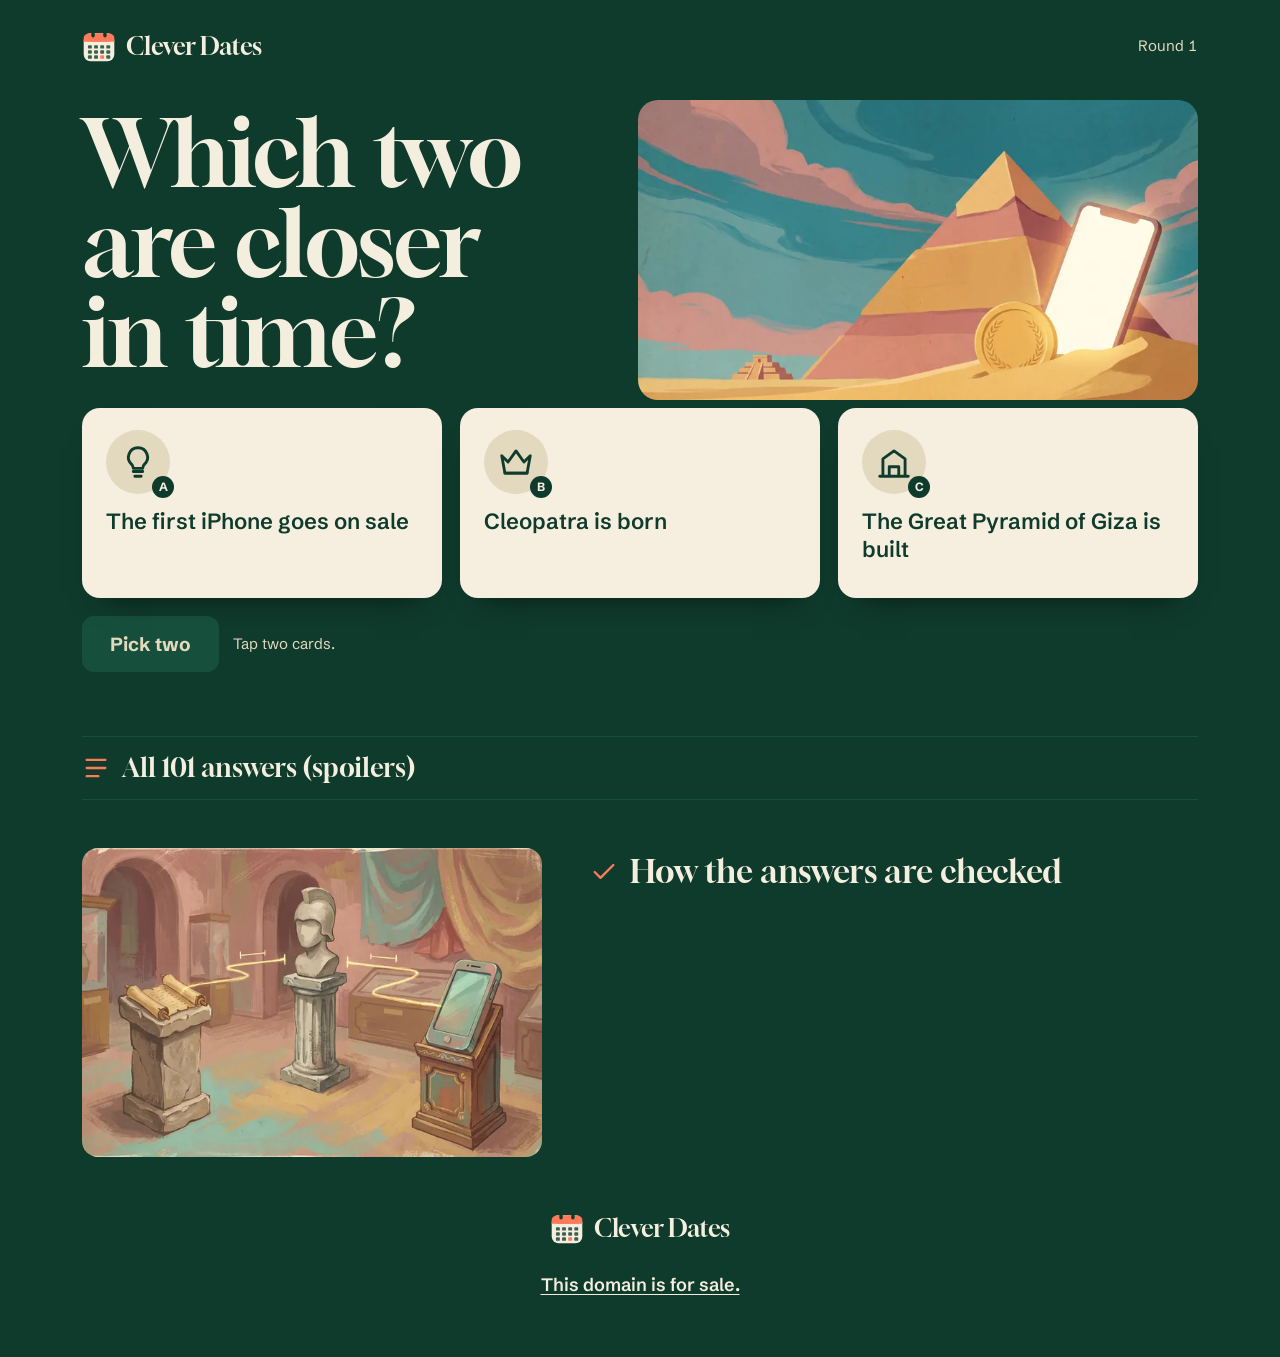
<file: docs/index.html>
<!doctype html>
<html lang="en">
<head>
<meta charset="utf-8">
<meta name="viewport" content="width=device-width, initial-scale=1">
<link rel="canonical" href="https://closer.cleverdates.com/">
<meta property="og:url" content="https://closer.cleverdates.com/">
<title>Closer in time | Clever Dates</title>
<meta name="description" content="Three moments in history. Pick the two that happened closest together, then see all three to scale.">
<meta property="og:title" content="Bet you get this wrong: which two are closer in time?">
<meta property="og:description" content="Three moments. Pick the two closest together. Then see them to scale.">
<meta property="og:image" content="https://closer.cleverdates.com/og.jpg">
<meta property="og:image:width" content="1200">
<meta property="og:image:height" content="630">
<meta property="og:image:alt" content="A pyramid, an ancient amphora and a smartphone float in a row under a turquoise sky, joined by two gold measuring lines.">
<meta property="og:type" content="website">
<meta name="twitter:card" content="summary_large_image">
<link rel="preload" href="fonts/gloock.woff2" as="font" type="font/woff2" crossorigin>
<link rel="preload" href="fonts/schibsted.woff2" as="font" type="font/woff2" crossorigin>
<link rel="preload" as="image" href="art/hero-800.webp" imagesrcset="art/hero-800.webp 800w, art/hero-1400.webp 1400w" imagesizes="(min-width: 900px) 560px, 100vw" fetchpriority="high">
<link rel="stylesheet" href="style.css">
<link rel="stylesheet" href="scan.css">
<link rel="icon" href="data:image/svg+xml,%3Csvg xmlns='http://www.w3.org/2000/svg' viewBox='0 0 16 16'%3E%3Crect width='16' height='16' rx='3' fill='%230f3b2c'/%3E%3Ccircle cx='4' cy='8' r='2' fill='%23f4eedf'/%3E%3Ccircle cx='10' cy='8' r='2' fill='%23ff7a59'/%3E%3Ccircle cx='13' cy='8' r='2' fill='%23ff7a59'/%3E%3C/svg%3E">
<script>document.documentElement.className='js'</script>
</head>
<body>
<svg class="sprite" aria-hidden="true" style="display:none"><defs><symbol id="k-build" viewBox="0 0 24 24"><path d="M3 21h18M5 21V10l7-5 7 5v11M9 21v-6h6v6"/></symbol><symbol id="k-battle" viewBox="0 0 24 24"><path d="M5 3l9 9M3 5l2-2M14 12l-3 3 2 2 3-3M19 3l-9 9M21 5l-2-2M10 12l3 3-2 2-3-3M6 18l-3 3M18 18l3 3"/></symbol><symbol id="k-crown" viewBox="0 0 24 24"><path d="M3 8l4 4 5-7 5 7 4-4-2 11H5z"/><path d="M5 19h14"/></symbol><symbol id="k-flag" viewBox="0 0 24 24"><path d="M5 21V4M5 4h11l-2 4 2 4H5"/></symbol><symbol id="k-life" viewBox="0 0 24 24"><path d="M7 20c0-6 2-10 8-14M15 6c2 0 4 2 4 4-2 0-4-1-4-4zM11 11c-2-1-5 0-6 2 2 1 5 0 6-2zM9 15c3 0 5 1 6 3-3 1-5 0-6-3z"/></symbol><symbol id="k-make" viewBox="0 0 24 24"><path d="M9 18h6M10 21h4M12 3a6 6 0 0 0-4 10.5c.8.8 1 1.5 1 2.5h6c0-1 .2-1.7 1-2.5A6 6 0 0 0 12 3z"/></symbol><symbol id="k-write" viewBox="0 0 24 24"><path d="M4 20c4-1 7-4 9-8l6-8-4 1-7 8c-2 2-3 4-4 7zM9 15l3 3"/></symbol><symbol id="k-ship" viewBox="0 0 24 24"><path d="M3 17l2 4h14l2-4zM12 3v12M12 4l6 9H6z"/></symbol><symbol id="k-space" viewBox="0 0 24 24"><circle cx="12" cy="12" r="5"/><path d="M3 15c3 2 15-2 18-7"/></symbol><symbol id="k-fire" viewBox="0 0 24 24"><path d="M3 21l6-11 3 4 2-3 7 10zM12 7c0-2 1-3 2-4M15 8c1-1 2-1 3-1"/></symbol><symbol id="k-play" viewBox="0 0 24 24"><rect x="3" y="7" width="18" height="11" rx="4"/><path d="M7 12h4M9 10v4M15.5 11.5h.01M17.5 13.5h.01"/></symbol><symbol id="k-you" viewBox="0 0 24 24"><circle cx="12" cy="8" r="3.5"/><path d="M5 21c1-4 4-6 7-6s6 2 7 6"/></symbol></defs></svg>
<header class="bar"><a class="lockup" href="./" aria-label="Clever Dates home"><svg class="lk-mark" viewBox="0 0 40 40" aria-hidden="true"><rect x="2" y="5" width="36" height="33" rx="8" fill="#f4eedf"/><rect x="2" y="5" width="36" height="10" rx="8" fill="#ff7a59"/><rect x="2" y="11" width="36" height="4" fill="#ff7a59"/><rect x="11" y="2" width="4" height="8" rx="2" fill="#0f3b2c"/><rect x="25" y="2" width="4" height="8" rx="2" fill="#0f3b2c"/><rect x="7" y="19" width="4.6" height="4" rx="1" fill="#0f3b2c" opacity=".8"/><rect x="14.2" y="19" width="4.6" height="4" rx="1" fill="#0f3b2c" opacity=".8"/><rect x="21.4" y="19" width="4.6" height="4" rx="1" fill="#0f3b2c" opacity=".8"/><rect x="28.6" y="19" width="4.6" height="4" rx="1" fill="#0f3b2c" opacity=".8"/><rect x="7" y="25" width="4.6" height="4" rx="1" fill="#0f3b2c" opacity=".8"/><rect x="14.2" y="25" width="4.6" height="4" rx="1" fill="#0f3b2c" opacity=".8"/><rect x="21.4" y="25" width="4.6" height="4" rx="1" fill="#0f3b2c" opacity=".8"/><rect x="28.6" y="25" width="4.6" height="4" rx="1" fill="#0f3b2c" opacity=".8"/><rect x="7" y="31" width="4.6" height="4" rx="1" fill="#0f3b2c" opacity=".8"/><rect x="14.2" y="31" width="4.6" height="4" rx="1" fill="#0f3b2c" opacity=".8"/><rect x="21.4" y="31" width="4.6" height="4" rx="1" fill="#ff7a59"/><rect x="28.6" y="31" width="4.6" height="4" rx="1" fill="#0f3b2c" opacity=".8"/></svg><span class="lk-word">Clever Dates</span></a><span class="round" id="round" aria-live="polite"></span></header>
<main class="scan">
<section class="game" aria-labelledby="q">
 <p class="dare" id="dare" hidden>Someone sent you this one. They bet you get it wrong.</p>
 <div class="top">
  <div class="top-txt">
   <h1 id="q">Which two are closer in time?</h1>
  </div>
  <figure class="hero-art"><img src="art/hero-800.webp" srcset="art/hero-800.webp 800w, art/hero-1400.webp 1400w" sizes="(min-width: 900px) 560px, 180vw" width="1400" height="782" fetchpriority="high" alt="Gouache poster: a smartphone and a gold coin half buried in desert sand beside the Great Pyramid, with a small stepped temple far off."></figure>
 </div>
 <p class="note" id="note" role="status" hidden></p>
 <div class="picks" id="picks" role="group" aria-label="Three moments. Pick two.">
  <button type="button" class="ev" data-id="iphone" aria-pressed="false"><span class="ev-n"><svg class="ev-ic" aria-hidden="true"><use href="#k-make"/></svg><span class="ev-l">A</span></span><span class="ev-name">The first iPhone goes on sale</span><span class="ev-when" hidden></span></button>
  <button type="button" class="ev" data-id="cleo" aria-pressed="false"><span class="ev-n"><svg class="ev-ic" aria-hidden="true"><use href="#k-crown"/></svg><span class="ev-l">B</span></span><span class="ev-name">Cleopatra is born</span><span class="ev-when" hidden></span></button>
  <button type="button" class="ev" data-id="pyramid" aria-pressed="false"><span class="ev-n"><svg class="ev-ic" aria-hidden="true"><use href="#k-build"/></svg><span class="ev-l">C</span></span><span class="ev-name">The Great Pyramid of Giza is built</span><span class="ev-when" hidden></span></button>
 </div>
 <div class="go"><button type="button" id="lock" class="primary" disabled>Pick two</button><p class="hint" id="hint">Tap two cards.</p></div>
 <section class="reveal" id="reveal" hidden aria-labelledby="verdict" tabindex="-1">
  <img class="ruler" src="art/ruler-800.webp" srcset="art/ruler-800.webp 800w, art/ruler-1584.webp 1584w" sizes="(min-width: 1180px) 1116px, 100vw" width="1584" height="672" loading="lazy" decoding="async" alt="">
  <div class="verdict-row">
  <h2 id="verdict"></h2>
  <img id="seal" src="art/seal-right-256.webp" srcset="art/seal-right-256.webp 256w, art/seal-right-512.webp 512w" sizes="96px" width="512" height="512" alt="" decoding="async" hidden>
  </div>
  <p class="hook" id="hook"></p>
  <figure class="tl" id="tl" aria-describedby="gaps"><figcaption class="tl-cap">To scale. Bars show how sure we are of each date.</figcaption><div class="tl-plot" id="plot"></div></figure>
  <ul class="gaps" id="gaps"></ul>
  <div class="acts"><button type="button" id="next" class="primary">Next round</button><button type="button" id="dare-btn" class="ghost">Dare a friend</button><button type="button" id="card-btn" class="ghost">Save card image</button></div>
  <p class="share-msg" id="share-msg" role="status"></p>
  <details class="srcs"><summary>Where these dates come from</summary><ul id="srcs"></ul></details>
 </section>
 <noscript><p class="nojs">The game needs JavaScript. Every answer and source is listed below.</p></noscript>
</section>
<section class="all" aria-labelledby="all-h">
 <details><summary id="all-h"><svg class="ic" viewBox="0 0 24 24" aria-hidden="true"><path d="M4 5h16M4 12h16M4 19h10"/></svg>All 101 answers (spoilers)</summary>
 <ol class="sp"><li><p class="sp-hook">Cleopatra lived closer in time to the iPhone than to the building of the Great Pyramid.</p><p class="sp-src"><a href="https://en.wikipedia.org/wiki/IPhone_(1st_generation)" rel="noopener">The first iPhone goes on sale: 2007</a><span aria-hidden="true"> · </span><a href="https://en.wikipedia.org/wiki/Cleopatra" rel="noopener">Cleopatra is born: 70 or 69 BC</a><span aria-hidden="true"> · </span><a href="https://en.wikipedia.org/wiki/Great_Pyramid_of_Giza" rel="noopener">The Great Pyramid of Giza is built: c. 2600 BC</a></p></li>
<li><p class="sp-hook">T. rex is closer in time to you than to Stegosaurus.</p><p class="sp-src"><a href="https://en.wikipedia.org/wiki/Stegosaurus" rel="noopener">Stegosaurus walks the Earth: 155–145 million years ago</a><span aria-hidden="true"> · </span>You, reading this: 2026<span aria-hidden="true"> · </span><a href="https://en.wikipedia.org/wiki/Tyrannosaurus" rel="noopener">Tyrannosaurus rex walks the Earth: 68–66 million years ago</a></p></li>
<li><p class="sp-hook">Woolly mammoths were still alive when the Great Pyramid went up.</p><p class="sp-src"><a href="https://en.wikipedia.org/wiki/Woolly_mammoth" rel="noopener">The last woolly mammoths die out: c. 2000 BC (about 4,000 years ago)</a><span aria-hidden="true"> · </span><a href="https://en.wikipedia.org/wiki/Great_Pyramid_of_Giza" rel="noopener">The Great Pyramid of Giza is built: c. 2600 BC</a><span aria-hidden="true"> · </span><a href="https://en.wikipedia.org/wiki/Colosseum" rel="noopener">The Colosseum opens in Rome: AD 80</a></p></li>
<li><p class="sp-hook">The Ottoman Empire was still around 6 years before Mickey Mouse.</p><p class="sp-src"><a href="https://en.wikipedia.org/wiki/Abolition_of_the_Ottoman_sultanate" rel="noopener">The Ottoman sultanate is abolished: 1922</a><span aria-hidden="true"> · </span><a href="https://en.wikipedia.org/wiki/Steamboat_Willie" rel="noopener">Mickey Mouse debuts in Steamboat Willie: 1928</a><span aria-hidden="true"> · </span><a href="https://en.wikipedia.org/wiki/Ottoman_Empire" rel="noopener">The Ottoman Empire is founded: c. 1299</a></p></li>
<li><p class="sp-hook">Samurai were still fighting a year after the telephone was patented.</p><p class="sp-src"><a href="https://en.wikipedia.org/wiki/Battle_of_Sekigahara" rel="noopener">The Battle of Sekigahara: 1600</a><span aria-hidden="true"> · </span><a href="https://en.wikipedia.org/wiki/Satsuma_Rebellion" rel="noopener">The last samurai revolt (Satsuma Rebellion): 1877</a><span aria-hidden="true"> · </span><a href="https://en.wikipedia.org/wiki/Invention_of_the_telephone" rel="noopener">Bell patents the telephone: 1876</a></p></li>
<li><p class="sp-hook">The Roman Empire (its eastern half) lasted until the age of the printing press.</p><p class="sp-src"><a href="https://en.wikipedia.org/wiki/Fall_of_Constantinople" rel="noopener">Constantinople falls to the Ottomans: 1453</a><span aria-hidden="true"> · </span><a href="https://en.wikipedia.org/wiki/Fall_of_the_Western_Roman_Empire" rel="noopener">The last Western Roman emperor is deposed: 476</a><span aria-hidden="true"> · </span><a href="https://en.wikipedia.org/wiki/Gutenberg_Bible" rel="noopener">The Gutenberg Bible is printed: c. 1455</a></p></li>
<li><p class="sp-hook">Machu Picchu was only about 40 years old when Columbus sailed.</p><p class="sp-src"><a href="https://en.wikipedia.org/wiki/Colosseum" rel="noopener">The Colosseum opens in Rome: AD 80</a><span aria-hidden="true"> · </span><a href="https://en.wikipedia.org/wiki/Machu_Picchu" rel="noopener">Machu Picchu is built: c. 1450</a><span aria-hidden="true"> · </span><a href="https://en.wikipedia.org/wiki/Voyages_of_Christopher_Columbus" rel="noopener">Columbus reaches the Americas: 1492</a></p></li>
<li><p class="sp-hook">Vikings were in America 471 years before Columbus.</p><p class="sp-src"><a href="https://en.wikipedia.org/wiki/Battle_of_Hastings" rel="noopener">The Battle of Hastings: 1066</a><span aria-hidden="true"> · </span><a href="https://en.wikipedia.org/wiki/Voyages_of_Christopher_Columbus" rel="noopener">Columbus reaches the Americas: 1492</a><span aria-hidden="true"> · </span><a href="https://en.wikipedia.org/wiki/L%27Anse_aux_Meadows" rel="noopener">Vikings are cutting wood in Newfoundland: 1021</a></p></li>
<li><p class="sp-hook">France still used the guillotine the year Star Wars came out.</p><p class="sp-src"><a href="https://en.wikipedia.org/wiki/Guillotine" rel="noopener">France&#39;s last execution by guillotine: 1977</a><span aria-hidden="true"> · </span><a href="https://en.wikipedia.org/wiki/Star_Wars_(film)" rel="noopener">Star Wars opens in cinemas: 1977</a><span aria-hidden="true"> · </span><a href="https://en.wikipedia.org/wiki/Storming_of_the_Bastille" rel="noopener">The storming of the Bastille: 1789</a></p></li>
<li><p class="sp-hook">People had batteries before anyone had seen Antarctica.</p><p class="sp-src"><a href="https://en.wikipedia.org/wiki/Voltaic_pile" rel="noopener">Volta builds the first battery: 1799–1800</a><span aria-hidden="true"> · </span><a href="https://en.wikipedia.org/wiki/Magellan_expedition" rel="noopener">Magellan&#39;s crew finishes the first trip around the world: 1522</a><span aria-hidden="true"> · </span><a href="https://en.wikipedia.org/wiki/Antarctica" rel="noopener">People first see Antarctica: 1820</a></p></li>
<li><p class="sp-hook">The Taj Mahal is younger than the Mayflower landing.</p><p class="sp-src"><a href="https://en.wikipedia.org/wiki/Mayflower" rel="noopener">The Mayflower lands at Plymouth: 1620</a><span aria-hidden="true"> · </span><a href="https://en.wikipedia.org/wiki/Taj_Mahal" rel="noopener">Work begins on the Taj Mahal: 1632</a><span aria-hidden="true"> · </span><a href="https://en.wikipedia.org/wiki/Machu_Picchu" rel="noopener">Machu Picchu is built: c. 1450</a></p></li>
<li><p class="sp-hook">The shark family tree is older than trees.</p><p class="sp-src"><a href="https://en.wikipedia.org/wiki/Shark" rel="noopener">The earliest shark relatives swim the seas: over 420 million years ago</a><span aria-hidden="true"> · </span><a href="https://en.wikipedia.org/wiki/Tyrannosaurus" rel="noopener">Tyrannosaurus rex walks the Earth: 68–66 million years ago</a><span aria-hidden="true"> · </span><a href="https://en.wikipedia.org/wiki/Wattieza" rel="noopener">The first trees: c. 385 million years ago</a></p></li>
<li><p class="sp-hook">Stonehenge and the Great Pyramid went up at about the same time.</p><p class="sp-src"><a href="https://en.wikipedia.org/wiki/Founding_of_Rome" rel="noopener">Rome is founded (by tradition): 753 BC</a><span aria-hidden="true"> · </span><a href="https://en.wikipedia.org/wiki/Stonehenge" rel="noopener">Stonehenge&#39;s big sarsen circle goes up: c. 2500 BC</a><span aria-hidden="true"> · </span><a href="https://en.wikipedia.org/wiki/Great_Pyramid_of_Giza" rel="noopener">The Great Pyramid of Giza is built: c. 2600 BC</a></p></li>
<li><p class="sp-hook">The first powered flight is closer to the Civil War than to the Moon landing.</p><p class="sp-src"><a href="https://en.wikipedia.org/wiki/Wright_Flyer" rel="noopener">The Wright brothers make the first powered flight: 1903</a><span aria-hidden="true"> · </span><a href="https://en.wikipedia.org/wiki/American_Civil_War" rel="noopener">The American Civil War ends: 1865</a><span aria-hidden="true"> · </span><a href="https://en.wikipedia.org/wiki/Apollo_11" rel="noopener">Apollo 11 lands on the Moon: 1969</a></p></li>
<li><p class="sp-hook">Stonehenge is closer in time to us than to Göbekli Tepe.</p><p class="sp-src"><a href="https://en.wikipedia.org/wiki/Stonehenge" rel="noopener">Stonehenge&#39;s big sarsen circle goes up: c. 2500 BC</a><span aria-hidden="true"> · </span><a href="https://en.wikipedia.org/wiki/G%C3%B6bekli_Tepe" rel="noopener">Göbekli Tepe, the oldest known temple, is built: c. 9500 BC</a><span aria-hidden="true"> · </span>You, reading this: 2026</p></li>
<li><p class="sp-hook">Roman Egypt had a coin-operated vending machine about 1,800 years before the first modern ones in England.</p><p class="sp-src"><a href="https://en.wikipedia.org/wiki/G%C3%B6bekli_Tepe" rel="noopener">Göbekli Tepe, the oldest known temple, is built: c. 9500 BC</a><span aria-hidden="true"> · </span><a href="https://en.wikipedia.org/wiki/Vending_machine" rel="noopener">The first modern coin vending machines appear in England: early 1880s</a><span aria-hidden="true"> · </span><a href="https://en.wikipedia.org/wiki/Vending_machine" rel="noopener">Hero of Alexandria describes a coin-operated vending machine: 1st century AD</a></p></li>
<li><p class="sp-hook">An ancient Greek computer is closer in time to ENIAC than to the Iceman.</p><p class="sp-src"><a href="https://en.wikipedia.org/wiki/Antikythera_mechanism" rel="noopener">The Antikythera mechanism (an ancient Greek analog computer) is made: c. 150–100 BC</a><span aria-hidden="true"> · </span><a href="https://en.wikipedia.org/wiki/%C3%96tzi" rel="noopener">Ötzi the Iceman dies in the Alps: c. 3300 BC</a><span aria-hidden="true"> · </span><a href="https://en.wikipedia.org/wiki/ENIAC" rel="noopener">ENIAC, the first general-purpose electronic computer, is finished: 1945</a></p></li>
<li><p class="sp-hook">The Easter Island statues were carved after work began on Notre-Dame.</p><p class="sp-src"><a href="https://en.wikipedia.org/wiki/Moai" rel="noopener">The Easter Island statues (moai) are carved: c. 1250–1500</a><span aria-hidden="true"> · </span><a href="https://en.wikipedia.org/wiki/%C3%96tzi" rel="noopener">Ötzi the Iceman dies in the Alps: c. 3300 BC</a><span aria-hidden="true"> · </span><a href="https://en.wikipedia.org/wiki/Notre-Dame_de_Paris" rel="noopener">The first stone of Notre-Dame de Paris is laid: 1163</a></p></li>
<li><p class="sp-hook">China&#39;s Terracotta Army is closer in time to the Moon landing than to the invention of writing.</p><p class="sp-src"><a href="https://en.wikipedia.org/wiki/Terracotta_Army" rel="noopener">China&#39;s Terracotta Army is made: c. 246–208 BC</a><span aria-hidden="true"> · </span><a href="https://en.wikipedia.org/wiki/Apollo_11" rel="noopener">Apollo 11 lands on the Moon: 1969</a><span aria-hidden="true"> · </span><a href="https://en.wikipedia.org/wiki/Cuneiform" rel="noopener">Cuneiform writing begins in Sumer: c. 3300 BC</a></p></li>
<li><p class="sp-hook">A Japanese building firm was founded in the century after the fall of Rome, five centuries before Oxford.</p><p class="sp-src"><a href="https://en.wikipedia.org/wiki/University_of_Oxford" rel="noopener">Teaching begins at Oxford: 1096 (by 1167 at the latest)</a><span aria-hidden="true"> · </span><a href="https://en.wikipedia.org/wiki/Fall_of_the_Western_Roman_Empire" rel="noopener">The last Western Roman emperor is deposed: 476</a><span aria-hidden="true"> · </span><a href="https://en.wikipedia.org/wiki/Kong%C5%8D_Gumi" rel="noopener">Kongo Gumi, a Japanese temple-building firm, is founded: 6th century AD</a></p></li>
<li><p class="sp-hook">Megalodon and our ancestor Lucy are close in time.</p><p class="sp-src"><a href="https://en.wikipedia.org/wiki/Lucy_(Australopithecus)" rel="noopener">Lucy, an early human ancestor, lives in Ethiopia: 3.2 million years ago</a><span aria-hidden="true"> · </span><a href="https://en.wikipedia.org/wiki/Tyrannosaurus" rel="noopener">Tyrannosaurus rex walks the Earth: 68–66 million years ago</a><span aria-hidden="true"> · </span><a href="https://en.wikipedia.org/wiki/Megalodon" rel="noopener">Megalodon goes extinct: c. 3.6 million years ago</a></p></li>
<li><p class="sp-hook">Eyeglasses are more than 150 years older than the printing press.</p><p class="sp-src"><a href="https://en.wikipedia.org/wiki/Magna_Carta" rel="noopener">Magna Carta is sealed: 1215</a><span aria-hidden="true"> · </span><a href="https://en.wikipedia.org/wiki/Glasses" rel="noopener">Eyeglasses are invented in Italy: c. 1290</a><span aria-hidden="true"> · </span><a href="https://en.wikipedia.org/wiki/Gutenberg_Bible" rel="noopener">The Gutenberg Bible is printed: c. 1455</a></p></li>
<li><p class="sp-hook">The dodo is closer in time to the Moon landing than to the woolly mammoth.</p><p class="sp-src"><a href="https://en.wikipedia.org/wiki/Woolly_mammoth" rel="noopener">The last woolly mammoths die out: c. 2000 BC (about 4,000 years ago)</a><span aria-hidden="true"> · </span><a href="https://en.wikipedia.org/wiki/Apollo_11" rel="noopener">Apollo 11 lands on the Moon: 1969</a><span aria-hidden="true"> · </span><a href="https://en.wikipedia.org/wiki/Dodo" rel="noopener">The last confirmed dodo sighting: 1662</a></p></li>
<li><p class="sp-hook">The last cuneiform tablet is closer to us than to the first.</p><p class="sp-src"><a href="https://en.wikipedia.org/wiki/Cuneiform" rel="noopener">The last known cuneiform tablet is written: AD 75–80</a><span aria-hidden="true"> · </span>You, reading this: 2026<span aria-hidden="true"> · </span><a href="https://en.wikipedia.org/wiki/Cuneiform" rel="noopener">Cuneiform writing begins in Sumer: c. 3300 BC</a></p></li>
<li><p class="sp-hook">A tree alive today is older than the Great Pyramid.</p><p class="sp-src"><a href="https://en.wikipedia.org/wiki/Founding_of_Rome" rel="noopener">Rome is founded (by tradition): 753 BC</a><span aria-hidden="true"> · </span><a href="https://en.wikipedia.org/wiki/Great_Pyramid_of_Giza" rel="noopener">The Great Pyramid of Giza is built: c. 2600 BC</a><span aria-hidden="true"> · </span><a href="https://en.wikipedia.org/wiki/Methuselah_(pine_tree)" rel="noopener">Methuselah, a bristlecone pine still alive today, sprouts: c. 2833 BC</a></p></li>
<li><p class="sp-hook">The last Tasmanian tiger died 33 years before the Moon landing.</p><p class="sp-src"><a href="https://en.wikipedia.org/wiki/Apollo_11" rel="noopener">Apollo 11 lands on the Moon: 1969</a><span aria-hidden="true"> · </span><a href="https://en.wikipedia.org/wiki/Dodo" rel="noopener">The last confirmed dodo sighting: 1662</a><span aria-hidden="true"> · </span><a href="https://en.wikipedia.org/wiki/Thylacine" rel="noopener">The last known Tasmanian tiger dies: 1936</a></p></li>
<li><p class="sp-hook">People first stood on Everest the year DNA&#39;s shape was published.</p><p class="sp-src"><a href="https://en.wikipedia.org/wiki/On_the_Origin_of_Species" rel="noopener">Darwin publishes On the Origin of Species: 1859</a><span aria-hidden="true"> · </span><a href="https://en.wikipedia.org/wiki/Nucleic_acid_double_helix" rel="noopener">The shape of DNA (the double helix) is published: 1953</a><span aria-hidden="true"> · </span><a href="https://en.wikipedia.org/wiki/1953_British_Mount_Everest_expedition" rel="noopener">First people on top of Everest: 1953</a></p></li>
<li><p class="sp-hook">Mansa Musa of Mali made his pilgrimage to Mecca within a year of the Aztecs founding Tenochtitlan.</p><p class="sp-src"><a href="https://en.wikipedia.org/wiki/Tenochtitlan" rel="noopener">The Aztecs found their capital, Tenochtitlan: 1325</a><span aria-hidden="true"> · </span><a href="https://en.wikipedia.org/wiki/Voyages_of_Christopher_Columbus" rel="noopener">Columbus reaches the Americas: 1492</a><span aria-hidden="true"> · </span><a href="https://en.wikipedia.org/wiki/Mansa_Musa" rel="noopener">Mansa Musa of Mali makes his pilgrimage to Mecca: 1324</a></p></li>
<li><p class="sp-hook">The rock churches of Lalibela in Ethiopia were being carved in Genghis Khan&#39;s day.</p><p class="sp-src"><a href="https://en.wikipedia.org/wiki/Lalibela" rel="noopener">The rock-hewn churches of Lalibela are carved: during the reign of King Lalibela, c. 1181–1221</a><span aria-hidden="true"> · </span><a href="https://en.wikipedia.org/wiki/Battle_of_Hastings" rel="noopener">The Battle of Hastings: 1066</a><span aria-hidden="true"> · </span><a href="https://en.wikipedia.org/wiki/Genghis_Khan" rel="noopener">Genghis Khan is proclaimed ruler of the Mongols: 1206</a></p></li>
<li><p class="sp-hook">A university opened in Fez, Morocco, about 60 years after Charlemagne became emperor.</p><p class="sp-src"><a href="https://en.wikipedia.org/wiki/University_of_al-Qarawiyyin" rel="noopener">The University of al-Qarawiyyin opens in Fez: 859</a><span aria-hidden="true"> · </span><a href="https://en.wikipedia.org/wiki/Charlemagne" rel="noopener">Charlemagne is crowned emperor in Rome: 800</a><span aria-hidden="true"> · </span><a href="https://en.wikipedia.org/wiki/University_of_Oxford" rel="noopener">Teaching begins at Oxford: 1096 (by 1167 at the latest)</a></p></li>
<li><p class="sp-hook">Tutankhamun&#39;s tomb was found the same year the Ottoman sultanate ended.</p><p class="sp-src"><a href="https://en.wikipedia.org/wiki/Nintendo" rel="noopener">Nintendo is founded (as a playing-card maker): 1889</a><span aria-hidden="true"> · </span><a href="https://en.wikipedia.org/wiki/Abolition_of_the_Ottoman_sultanate" rel="noopener">The Ottoman sultanate is abolished: 1922</a><span aria-hidden="true"> · </span><a href="https://en.wikipedia.org/wiki/Tutankhamun" rel="noopener">Tutankhamun&#39;s tomb is found: 1922</a></p></li>
<li><p class="sp-hook">Ethiopia beat Italy at Adwa the same year the modern Olympics began.</p><p class="sp-src"><a href="https://en.wikipedia.org/wiki/1896_Summer_Olympics" rel="noopener">The first modern Olympic Games open in Athens: 1896</a><span aria-hidden="true"> · </span><a href="https://en.wikipedia.org/wiki/Battle_of_Adwa" rel="noopener">Ethiopia beats Italy at the Battle of Adwa: 1896</a><span aria-hidden="true"> · </span><a href="https://en.wikipedia.org/wiki/Dodo" rel="noopener">The last confirmed dodo sighting: 1662</a></p></li>
<li><p class="sp-hook">Ghana became independent the same year Sputnik went up.</p><p class="sp-src"><a href="https://en.wikipedia.org/wiki/Ghana" rel="noopener">Ghana becomes independent: 1957</a><span aria-hidden="true"> · </span><a href="https://en.wikipedia.org/wiki/Pac-Man" rel="noopener">Pac-Man comes out: 1980</a><span aria-hidden="true"> · </span><a href="https://en.wikipedia.org/wiki/Sputnik_1" rel="noopener">Sputnik 1 is launched: 1957</a></p></li>
<li><p class="sp-hook">Kings from Kush ruled Egypt about when Rome was supposedly founded.</p><p class="sp-src"><a href="https://en.wikipedia.org/wiki/Founding_of_Rome" rel="noopener">Rome is founded (by tradition): 753 BC</a><span aria-hidden="true"> · </span><a href="https://en.wikipedia.org/wiki/Twenty-fifth_Dynasty_of_Egypt" rel="noopener">Kings from Kush (Sudan) begin ruling Egypt: 744 BC</a><span aria-hidden="true"> · </span><a href="https://en.wikipedia.org/wiki/Cuneiform" rel="noopener">The last known cuneiform tablet is written: AD 75–80</a></p></li>
<li><p class="sp-hook">The Ishango bone, a tally stick from Central Africa, is closer in time to the Lascaux paintings than to the first writing.</p><p class="sp-src"><a href="https://en.wikipedia.org/wiki/Lascaux" rel="noopener">Lascaux Cave is painted: c. 22,000–17,000 years ago</a><span aria-hidden="true"> · </span><a href="https://en.wikipedia.org/wiki/Cuneiform" rel="noopener">Cuneiform writing begins in Sumer: c. 3300 BC</a><span aria-hidden="true"> · </span><a href="https://en.wikipedia.org/wiki/Ishango_bone" rel="noopener">The Ishango bone, a tally stick, is carved in Central Africa: c. 20,000–18,000 BC</a></p></li>
<li><p class="sp-hook">People reached Australia closer in time to the Chauvet cave painters than to the oldest known Homo sapiens fossils.</p><p class="sp-src"><a href="https://en.wikipedia.org/wiki/Madjedbebe" rel="noopener">People are already living at Madjedbebe, Australia: c. 65,000 years ago</a><span aria-hidden="true"> · </span><a href="https://en.wikipedia.org/wiki/Chauvet_Cave" rel="noopener">Painters decorate Chauvet Cave in France: c. 36,000 years ago</a><span aria-hidden="true"> · </span><a href="https://en.wikipedia.org/wiki/Jebel_Irhoud" rel="noopener">The oldest known Homo sapiens fossils (Jebel Irhoud, Morocco): c. 300,000 years ago</a></p></li>
<li><p class="sp-hook">Göbekli Tepe was built as the last ice age was ending, thousands of years after Lascaux.</p><p class="sp-src"><a href="https://en.wikipedia.org/wiki/Lascaux" rel="noopener">Lascaux Cave is painted: c. 22,000–17,000 years ago</a><span aria-hidden="true"> · </span><a href="https://en.wikipedia.org/wiki/Holocene" rel="noopener">The last ice age ends: c. 11,700 years ago</a><span aria-hidden="true"> · </span><a href="https://en.wikipedia.org/wiki/G%C3%B6bekli_Tepe" rel="noopener">Göbekli Tepe, the oldest known temple, is built: c. 9500 BC</a></p></li>
<li><p class="sp-hook">Earth is closer in time to today than to the Big Bang.</p><p class="sp-src">You, reading this: 2026<span aria-hidden="true"> · </span><a href="https://en.wikipedia.org/wiki/Age_of_Earth" rel="noopener">Earth forms: 4.54 billion years ago</a><span aria-hidden="true"> · </span><a href="https://en.wikipedia.org/wiki/Big_Bang" rel="noopener">The Big Bang: 13.8 billion years ago</a></p></li>
<li><p class="sp-hook">The Iceman died around the time writing was invented in Sumer.</p><p class="sp-src"><a href="https://en.wikipedia.org/wiki/Cuneiform" rel="noopener">Cuneiform writing begins in Sumer: c. 3300 BC</a><span aria-hidden="true"> · </span><a href="https://en.wikipedia.org/wiki/Founding_of_Rome" rel="noopener">Rome is founded (by tradition): 753 BC</a><span aria-hidden="true"> · </span><a href="https://en.wikipedia.org/wiki/%C3%96tzi" rel="noopener">Ötzi the Iceman dies in the Alps: c. 3300 BC</a></p></li>
<li><p class="sp-hook">Cockroaches are closer in time to the first trees than to Stegosaurus.</p><p class="sp-src"><a href="https://en.wikipedia.org/wiki/Wattieza" rel="noopener">The first trees: c. 385 million years ago</a><span aria-hidden="true"> · </span><a href="https://en.wikipedia.org/wiki/Cockroach" rel="noopener">The ancestors of cockroaches appear: c. 320 million years ago</a><span aria-hidden="true"> · </span><a href="https://en.wikipedia.org/wiki/Stegosaurus" rel="noopener">Stegosaurus walks the Earth: 155–145 million years ago</a></p></li>
<li><p class="sp-hook">Korea printed a book with movable metal type 78 years before Gutenberg&#39;s Bible.</p><p class="sp-src"><a href="https://en.wikipedia.org/wiki/Domesday_Book" rel="noopener">The Domesday Book is compiled in England: 1086</a><span aria-hidden="true"> · </span><a href="https://en.wikipedia.org/wiki/Jikji" rel="noopener">Korea prints Jikji, the oldest surviving book printed with movable metal type: 1377</a><span aria-hidden="true"> · </span><a href="https://en.wikipedia.org/wiki/Gutenberg_Bible" rel="noopener">The Gutenberg Bible is printed: c. 1455</a></p></li>
<li><p class="sp-hook">The Inca Empire began expanding in the same decade King Sejong gave Korea its alphabet.</p><p class="sp-src"><a href="https://en.wikipedia.org/wiki/Notre-Dame_de_Paris" rel="noopener">The first stone of Notre-Dame de Paris is laid: 1163</a><span aria-hidden="true"> · </span><a href="https://en.wikipedia.org/wiki/Hangul" rel="noopener">King Sejong creates Hangul, the Korean alphabet: 1443–1446</a><span aria-hidden="true"> · </span><a href="https://en.wikipedia.org/wiki/Inca_Empire" rel="noopener">The Inca Empire begins to expand: 1438</a></p></li>
<li><p class="sp-hook">Genghis Khan became ruler of the Mongols 9 years before Magna Carta.</p><p class="sp-src"><a href="https://en.wikipedia.org/wiki/Magna_Carta" rel="noopener">Magna Carta is sealed: 1215</a><span aria-hidden="true"> · </span><a href="https://en.wikipedia.org/wiki/Fall_of_Constantinople" rel="noopener">Constantinople falls to the Ottomans: 1453</a><span aria-hidden="true"> · </span><a href="https://en.wikipedia.org/wiki/Genghis_Khan" rel="noopener">Genghis Khan is proclaimed ruler of the Mongols: 1206</a></p></li>
<li><p class="sp-hook">Zheng He&#39;s first treasure fleet sailed 15 years before the Forbidden City was finished.</p><p class="sp-src"><a href="https://en.wikipedia.org/wiki/Zheng_He" rel="noopener">Zheng He&#39;s first treasure fleet sails: 1405</a><span aria-hidden="true"> · </span><a href="https://en.wikipedia.org/wiki/Forbidden_City" rel="noopener">The Forbidden City is completed in Beijing: 1420</a><span aria-hidden="true"> · </span><a href="https://en.wikipedia.org/wiki/Magellan_expedition" rel="noopener">Magellan&#39;s crew finishes the first trip around the world: 1522</a></p></li>
<li><p class="sp-hook">Angkor Wat and Notre-Dame were built within decades of each other.</p><p class="sp-src"><a href="https://en.wikipedia.org/wiki/Hamlet" rel="noopener">Shakespeare writes Hamlet: c. 1600</a><span aria-hidden="true"> · </span><a href="https://en.wikipedia.org/wiki/Notre-Dame_de_Paris" rel="noopener">The first stone of Notre-Dame de Paris is laid: 1163</a><span aria-hidden="true"> · </span><a href="https://en.wikipedia.org/wiki/Angkor_Wat" rel="noopener">Angkor Wat is built in Cambodia: c. 1113–1150</a></p></li>
<li><p class="sp-hook">Avicenna finished The Canon of Medicine within about 25 years of the writing of The Tale of Genji.</p><p class="sp-src"><a href="https://en.wikipedia.org/wiki/The_Tale_of_Genji" rel="noopener">Murasaki Shikibu writes The Tale of Genji: early 11th century</a><span aria-hidden="true"> · </span><a href="https://en.wikipedia.org/wiki/The_Canon_of_Medicine" rel="noopener">Avicenna finishes The Canon of Medicine: 1025</a><span aria-hidden="true"> · </span><a href="https://en.wikipedia.org/wiki/Domesday_Book" rel="noopener">The Domesday Book is compiled in England: 1086</a></p></li>
<li><p class="sp-hook">The book that gave us the word &quot;algebra&quot; came about 20 years after Charlemagne became emperor.</p><p class="sp-src"><a href="https://en.wikipedia.org/wiki/The_Compendious_Book_on_Calculation_by_Completion_and_Balancing" rel="noopener">Al-Khwarizmi writes the book that gives us the word &quot;algebra&quot;: c. 820</a><span aria-hidden="true"> · </span><a href="https://en.wikipedia.org/wiki/Magna_Carta" rel="noopener">Magna Carta is sealed: 1215</a><span aria-hidden="true"> · </span><a href="https://en.wikipedia.org/wiki/Charlemagne" rel="noopener">Charlemagne is crowned emperor in Rome: 800</a></p></li>
<li><p class="sp-hook">Persepolis was begun about nine years before Rome became a republic.</p><p class="sp-src"><a href="https://en.wikipedia.org/wiki/Assassination_of_Julius_Caesar" rel="noopener">Julius Caesar is assassinated: 44 BC</a><span aria-hidden="true"> · </span><a href="https://en.wikipedia.org/wiki/Roman_Republic" rel="noopener">Rome becomes a republic: 509 BC</a><span aria-hidden="true"> · </span><a href="https://en.wikipedia.org/wiki/Persepolis" rel="noopener">Darius I begins building Persepolis: c. 518 BC</a></p></li>
<li><p class="sp-hook">Confucius was born 12 years before Cyrus took Babylon.</p><p class="sp-src"><a href="https://en.wikipedia.org/wiki/Confucius" rel="noopener">Confucius is born: 551 BC</a><span aria-hidden="true"> · </span><a href="https://en.wikipedia.org/wiki/Parthenon" rel="noopener">Work begins on the Parthenon: 447 BC</a><span aria-hidden="true"> · </span><a href="https://en.wikipedia.org/wiki/Cyrus_the_Great" rel="noopener">Cyrus the Great takes Babylon: 539 BC</a></p></li>
<li><p class="sp-hook">China was unified three years before Hannibal set out to invade Italy.</p><p class="sp-src"><a href="https://en.wikipedia.org/wiki/Qin_Shi_Huang" rel="noopener">Qin Shi Huang unifies China: 221 BC</a><span aria-hidden="true"> · </span><a href="https://en.wikipedia.org/wiki/Hannibal" rel="noopener">Hannibal sets out from Spain to invade Italy: 218 BC</a><span aria-hidden="true"> · </span><a href="https://en.wikipedia.org/wiki/Cleopatra" rel="noopener">Cleopatra is born: 70 or 69 BC</a></p></li>
<li><p class="sp-hook">Paper was reported to the Chinese emperor 25 years after the Colosseum opened.</p><p class="sp-src"><a href="https://en.wikipedia.org/wiki/Cai_Lun" rel="noopener">Cai Lun reports the invention of paper to the Chinese emperor: 105</a><span aria-hidden="true"> · </span><a href="https://en.wikipedia.org/wiki/Fall_of_the_Western_Roman_Empire" rel="noopener">The last Western Roman emperor is deposed: 476</a><span aria-hidden="true"> · </span><a href="https://en.wikipedia.org/wiki/Colosseum" rel="noopener">The Colosseum opens in Rome: AD 80</a></p></li>
<li><p class="sp-hook">Mohenjo-daro&#39;s streets and Stonehenge&#39;s big stone circle date from the same few centuries.</p><p class="sp-src"><a href="https://en.wikipedia.org/wiki/Stonehenge" rel="noopener">Stonehenge&#39;s big sarsen circle goes up: c. 2500 BC</a><span aria-hidden="true"> · </span><a href="https://en.wikipedia.org/wiki/Parthenon" rel="noopener">Work begins on the Parthenon: 447 BC</a><span aria-hidden="true"> · </span><a href="https://en.wikipedia.org/wiki/Mohenjo-daro" rel="noopener">Mohenjo-daro is a thriving city in the Indus Valley: c. 2500 BC</a></p></li>
<li><p class="sp-hook">Caral in Peru was a thriving city in the era when Stonehenge&#39;s big stones went up.</p><p class="sp-src"><a href="https://en.wikipedia.org/wiki/Stonehenge" rel="noopener">Stonehenge&#39;s big sarsen circle goes up: c. 2500 BC</a><span aria-hidden="true"> · </span><a href="https://en.wikipedia.org/wiki/Assassination_of_Julius_Caesar" rel="noopener">Julius Caesar is assassinated: 44 BC</a><span aria-hidden="true"> · </span><a href="https://en.wikipedia.org/wiki/Caral" rel="noopener">Caral, Peru, is a thriving city: c. 2600–2000 BC</a></p></li>
<li><p class="sp-hook">Haiti became independent the same year the first steam locomotive ran.</p><p class="sp-src"><a href="https://en.wikipedia.org/wiki/Haitian_Declaration_of_Independence" rel="noopener">Haiti declares independence: 1804</a><span aria-hidden="true"> · </span><a href="https://en.wikipedia.org/wiki/Storming_of_the_Bastille" rel="noopener">The storming of the Bastille: 1789</a><span aria-hidden="true"> · </span><a href="https://en.wikipedia.org/wiki/Steam_locomotive" rel="noopener">The first steam railway locomotive runs: 1804</a></p></li>
<li><p class="sp-hook">Hokusai made The Great Wave the same year Darwin&#39;s Beagle set sail.</p><p class="sp-src"><a href="https://en.wikipedia.org/wiki/HMS_Beagle" rel="noopener">HMS Beagle sails with Darwin aboard: 1831</a><span aria-hidden="true"> · </span><a href="https://en.wikipedia.org/wiki/American_Civil_War" rel="noopener">The American Civil War ends: 1865</a><span aria-hidden="true"> · </span><a href="https://en.wikipedia.org/wiki/The_Great_Wave_off_Kanagawa" rel="noopener">Hokusai makes The Great Wave off Kanagawa: 1831</a></p></li>
<li><p class="sp-hook">New Zealand&#39;s founding treaty was signed the same year the first postage stamp went on sale.</p><p class="sp-src"><a href="https://en.wikipedia.org/wiki/Penny_Black" rel="noopener">The Penny Black, the first postage stamp, goes on sale: 1840</a><span aria-hidden="true"> · </span><a href="https://en.wikipedia.org/wiki/Magellan_expedition" rel="noopener">Magellan&#39;s crew finishes the first trip around the world: 1522</a><span aria-hidden="true"> · </span><a href="https://en.wikipedia.org/wiki/Treaty_of_Waitangi" rel="noopener">The Treaty of Waitangi is signed in New Zealand: 1840</a></p></li>
<li><p class="sp-hook">People reached New Zealand about when eyeglasses were invented.</p><p class="sp-src"><a href="https://en.wikipedia.org/wiki/Glasses" rel="noopener">Eyeglasses are invented in Italy: c. 1290</a><span aria-hidden="true"> · </span><a href="https://en.wikipedia.org/wiki/Battle_of_Hastings" rel="noopener">The Battle of Hastings: 1066</a><span aria-hidden="true"> · </span><a href="https://en.wikipedia.org/wiki/History_of_New_Zealand" rel="noopener">Polynesians settle New Zealand: between 1250 and 1300</a></p></li>
<li><p class="sp-hook">The last moa were gone by about the time Gutenberg printed his Bible.</p><p class="sp-src"><a href="https://en.wikipedia.org/wiki/Gutenberg_Bible" rel="noopener">The Gutenberg Bible is printed: c. 1455</a><span aria-hidden="true"> · </span><a href="https://en.wikipedia.org/wiki/Moa" rel="noopener">The last moa die out in New Zealand: by 1445</a><span aria-hidden="true"> · </span><a href="https://en.wikipedia.org/wiki/Taj_Mahal" rel="noopener">Work begins on the Taj Mahal: 1632</a></p></li>
<li><p class="sp-hook">Uluru was handed back to its Aboriginal owners the year Super Mario Bros. came out.</p><p class="sp-src"><a href="https://en.wikipedia.org/wiki/ENIAC" rel="noopener">ENIAC, the first general-purpose electronic computer, is finished: 1945</a><span aria-hidden="true"> · </span><a href="https://en.wikipedia.org/wiki/Uluru" rel="noopener">Uluru is handed back to its Aboriginal owners: 1985</a><span aria-hidden="true"> · </span><a href="https://en.wikipedia.org/wiki/Super_Mario_Bros." rel="noopener">Super Mario Bros. comes out: 1985</a></p></li>
<li><p class="sp-hook">Saber-toothed cats were still around when Göbekli Tepe was built.</p><p class="sp-src"><a href="https://en.wikipedia.org/wiki/G%C3%B6bekli_Tepe" rel="noopener">Göbekli Tepe, the oldest known temple, is built: c. 9500 BC</a><span aria-hidden="true"> · </span><a href="https://en.wikipedia.org/wiki/Chauvet_Cave" rel="noopener">Painters decorate Chauvet Cave in France: c. 36,000 years ago</a><span aria-hidden="true"> · </span><a href="https://en.wikipedia.org/wiki/Smilodon" rel="noopener">The last saber-toothed cats die out: c. 10,000 years ago</a></p></li>
<li><p class="sp-hook">Elephant birds were dying out in Madagascar about when Vikings reached Newfoundland.</p><p class="sp-src"><a href="https://en.wikipedia.org/wiki/L%27Anse_aux_Meadows" rel="noopener">Vikings are cutting wood in Newfoundland: 1021</a><span aria-hidden="true"> · </span><a href="https://en.wikipedia.org/wiki/Galileo_affair" rel="noopener">Galileo is put on trial by the Inquisition: 1633</a><span aria-hidden="true"> · </span><a href="https://en.wikipedia.org/wiki/Elephant_bird" rel="noopener">The last elephant birds die out in Madagascar: c. 1000</a></p></li>
<li><p class="sp-hook">The last quagga died the year Krakatoa erupted.</p><p class="sp-src"><a href="https://en.wikipedia.org/wiki/Quagga" rel="noopener">The last quagga dies in a zoo in Amsterdam: 1883</a><span aria-hidden="true"> · </span><a href="https://en.wikipedia.org/wiki/1883_eruption_of_Krakatoa" rel="noopener">Krakatoa erupts: 1883</a><span aria-hidden="true"> · </span><a href="https://en.wikipedia.org/wiki/Harvard_University" rel="noopener">Harvard is founded: 1636</a></p></li>
<li><p class="sp-hook">Borobudur was built about when Charlemagne became emperor.</p><p class="sp-src"><a href="https://en.wikipedia.org/wiki/Charlemagne" rel="noopener">Charlemagne is crowned emperor in Rome: 800</a><span aria-hidden="true"> · </span><a href="https://en.wikipedia.org/wiki/Magna_Carta" rel="noopener">Magna Carta is sealed: 1215</a><span aria-hidden="true"> · </span><a href="https://en.wikipedia.org/wiki/Borobudur" rel="noopener">Borobudur is built on Java: 8th–9th century</a></p></li>
<li><p class="sp-hook">The last emperor of China abdicated the year the Titanic sank.</p><p class="sp-src"><a href="https://en.wikipedia.org/wiki/Titanic" rel="noopener">The Titanic sinks: 1912</a><span aria-hidden="true"> · </span><a href="https://en.wikipedia.org/wiki/American_Civil_War" rel="noopener">The American Civil War ends: 1865</a><span aria-hidden="true"> · </span><a href="https://en.wikipedia.org/wiki/Xinhai_Revolution" rel="noopener">The last emperor of China abdicates: 1912</a></p></li>
<li><p class="sp-hook">Japanese potters were firing pots about when Lascaux was painted, long before Cleopatra&#39;s time.</p><p class="sp-src"><a href="https://en.wikipedia.org/wiki/Lascaux" rel="noopener">Lascaux Cave is painted: c. 22,000–17,000 years ago</a><span aria-hidden="true"> · </span><a href="https://en.wikipedia.org/wiki/Cleopatra" rel="noopener">Cleopatra is born: 70 or 69 BC</a><span aria-hidden="true"> · </span><a href="https://en.wikipedia.org/wiki/J%C5%8Dmon_pottery" rel="noopener">Jōmon potters in Japan make some of the oldest pottery: c. 14,500 BC</a></p></li>
<li><p class="sp-hook">Hanoi&#39;s Temple of Literature was founded 16 years before the Domesday Book.</p><p class="sp-src"><a href="https://en.wikipedia.org/wiki/Domesday_Book" rel="noopener">The Domesday Book is compiled in England: 1086</a><span aria-hidden="true"> · </span><a href="https://en.wikipedia.org/wiki/Temple_of_Literature,_Hanoi" rel="noopener">The Temple of Literature is founded in Hanoi: 1070</a><span aria-hidden="true"> · </span><a href="https://en.wikipedia.org/wiki/Notre-Dame_de_Paris" rel="noopener">The first stone of Notre-Dame de Paris is laid: 1163</a></p></li>
<li><p class="sp-hook">The Abu Simbel temples were built about when the first Chinese writing appeared on oracle bones.</p><p class="sp-src"><a href="https://en.wikipedia.org/wiki/Abu_Simbel_temples" rel="noopener">The Abu Simbel temples are built for Ramesses II: c. 1264–1244 BC</a><span aria-hidden="true"> · </span><a href="https://en.wikipedia.org/wiki/Assassination_of_Julius_Caesar" rel="noopener">Julius Caesar is assassinated: 44 BC</a><span aria-hidden="true"> · </span><a href="https://en.wikipedia.org/wiki/Oracle_bone_script" rel="noopener">The earliest Chinese writing, on oracle bones: c. 1254–1197 BC</a></p></li>
<li><p class="sp-hook">Mount Tambora erupted the same year as the Battle of Waterloo.</p><p class="sp-src"><a href="https://en.wikipedia.org/wiki/Battle_of_the_Alamo" rel="noopener">The Battle of the Alamo: 1836</a><span aria-hidden="true"> · </span><a href="https://en.wikipedia.org/wiki/Battle_of_Waterloo" rel="noopener">The Battle of Waterloo: 1815</a><span aria-hidden="true"> · </span><a href="https://en.wikipedia.org/wiki/1815_eruption_of_Mount_Tambora" rel="noopener">Mount Tambora erupts in Indonesia: 1815</a></p></li>
<li><p class="sp-hook">The Zulu army won at Isandlwana the year Edison&#39;s bulb first burned for 13 hours.</p><p class="sp-src"><a href="https://en.wikipedia.org/wiki/Battle_of_Isandlwana" rel="noopener">The Zulu army wins the Battle of Isandlwana: 1879</a><span aria-hidden="true"> · </span><a href="https://en.wikipedia.org/wiki/Spanish_Armada" rel="noopener">The Spanish Armada sails against England: 1588</a><span aria-hidden="true"> · </span><a href="https://en.wikipedia.org/wiki/Incandescent_light_bulb" rel="noopener">Edison&#39;s carbon-filament bulb first burns for 13.5 hours: 1879</a></p></li>
<li><p class="sp-hook">Zimbabwe became independent the year smallpox was declared wiped out.</p><p class="sp-src"><a href="https://en.wikipedia.org/wiki/John_Logie_Baird" rel="noopener">Television is first shown to the public: 1926</a><span aria-hidden="true"> · </span><a href="https://en.wikipedia.org/wiki/Zimbabwe" rel="noopener">Zimbabwe becomes independent: 1980</a><span aria-hidden="true"> · </span><a href="https://en.wikipedia.org/wiki/Smallpox" rel="noopener">Smallpox is declared wiped out: 1980</a></p></li>
<li><p class="sp-hook">The Dead Sea Scrolls were first found about the time India won independence.</p><p class="sp-src"><a href="https://en.wikipedia.org/wiki/Mobile_phone" rel="noopener">The first handheld mobile phone call: 1973</a><span aria-hidden="true"> · </span><a href="https://en.wikipedia.org/wiki/Indian_independence_movement" rel="noopener">India becomes independent: 1947</a><span aria-hidden="true"> · </span><a href="https://en.wikipedia.org/wiki/Dead_Sea_Scrolls" rel="noopener">The Dead Sea Scrolls are first found: 1946–1947</a></p></li>
<li><p class="sp-hook">New Zealand women won the vote four years after Nintendo was founded.</p><p class="sp-src"><a href="https://en.wikipedia.org/wiki/Invention_of_the_telephone" rel="noopener">Bell patents the telephone: 1876</a><span aria-hidden="true"> · </span><a href="https://en.wikipedia.org/wiki/Nintendo" rel="noopener">Nintendo is founded (as a playing-card maker): 1889</a><span aria-hidden="true"> · </span><a href="https://en.wikipedia.org/wiki/Women%27s_suffrage_in_New_Zealand" rel="noopener">New Zealand women win the right to vote: 1893</a></p></li>
<li><p class="sp-hook">James Cook&#39;s ship reached Australia six years before the US Declaration of Independence.</p><p class="sp-src"><a href="https://en.wikipedia.org/wiki/James_Cook" rel="noopener">James Cook&#39;s ship reaches the coast of Australia: 1770</a><span aria-hidden="true"> · </span><a href="https://en.wikipedia.org/wiki/Harvard_University" rel="noopener">Harvard is founded: 1636</a><span aria-hidden="true"> · </span><a href="https://en.wikipedia.org/wiki/United_States_Declaration_of_Independence" rel="noopener">The US Declaration of Independence is signed: 1776</a></p></li>
<li><p class="sp-hook">The Olmec city of San Lorenzo was rising while Abu Simbel was being built.</p><p class="sp-src"><a href="https://en.wikipedia.org/wiki/Parthenon" rel="noopener">Work begins on the Parthenon: 447 BC</a><span aria-hidden="true"> · </span><a href="https://en.wikipedia.org/wiki/San_Lorenzo_Tenochtitl%C3%A1n" rel="noopener">The Olmec city of San Lorenzo is at its height: c. 1200–900 BC</a><span aria-hidden="true"> · </span><a href="https://en.wikipedia.org/wiki/Abu_Simbel_temples" rel="noopener">The Abu Simbel temples are built for Ramesses II: c. 1264–1244 BC</a></p></li>
<li><p class="sp-hook">Lucy lived closer in time to the oldest Homo sapiens than to Sahelanthropus.</p><p class="sp-src"><a href="https://en.wikipedia.org/wiki/Sahelanthropus" rel="noopener">Sahelanthropus, the oldest known fossil on the human line, lives in Chad: c. 7 million years ago</a><span aria-hidden="true"> · </span><a href="https://en.wikipedia.org/wiki/Lucy_(Australopithecus)" rel="noopener">Lucy, an early human ancestor, lives in Ethiopia: 3.2 million years ago</a><span aria-hidden="true"> · </span><a href="https://en.wikipedia.org/wiki/Jebel_Irhoud" rel="noopener">The oldest known Homo sapiens fossils (Jebel Irhoud, Morocco): c. 300,000 years ago</a></p></li>
<li><p class="sp-hook">Ashoka carved his edicts in India a few decades before China was unified.</p><p class="sp-src"><a href="https://en.wikipedia.org/wiki/Cleopatra" rel="noopener">Cleopatra is born: 70 or 69 BC</a><span aria-hidden="true"> · </span><a href="https://en.wikipedia.org/wiki/Edicts_of_Ashoka" rel="noopener">Ashoka rules India and carves his edicts: c. 268–232 BC</a><span aria-hidden="true"> · </span><a href="https://en.wikipedia.org/wiki/Qin_Shi_Huang" rel="noopener">Qin Shi Huang unifies China: 221 BC</a></p></li>
<li><p class="sp-hook">The Rosetta Stone was carved a generation after China was unified.</p><p class="sp-src"><a href="https://en.wikipedia.org/wiki/Cai_Lun" rel="noopener">Cai Lun reports the invention of paper to the Chinese emperor: 105</a><span aria-hidden="true"> · </span><a href="https://en.wikipedia.org/wiki/Rosetta_Stone" rel="noopener">The Rosetta Stone is carved in Egypt: 196 BC</a><span aria-hidden="true"> · </span><a href="https://en.wikipedia.org/wiki/Qin_Shi_Huang" rel="noopener">Qin Shi Huang unifies China: 221 BC</a></p></li>
<li><p class="sp-hook">Japan&#39;s bullet train began 12 years before Concorde carried passengers.</p><p class="sp-src"><a href="https://en.wikipedia.org/wiki/Concorde" rel="noopener">Concorde starts carrying passengers: 1976</a><span aria-hidden="true"> · </span><a href="https://en.wikipedia.org/wiki/Shinkansen" rel="noopener">Japan&#39;s first bullet train starts running: 1964</a><span aria-hidden="true"> · </span><a href="https://en.wikipedia.org/wiki/Titanic" rel="noopener">The Titanic sinks: 1912</a></p></li>
<li><p class="sp-hook">The Mughal Empire began five years after Tenochtitlan fell.</p><p class="sp-src"><a href="https://en.wikipedia.org/wiki/Fall_of_Tenochtitlan" rel="noopener">Tenochtitlan falls to the Spanish: 1521</a><span aria-hidden="true"> · </span><a href="https://en.wikipedia.org/wiki/Mayflower" rel="noopener">The Mayflower lands at Plymouth: 1620</a><span aria-hidden="true"> · </span><a href="https://en.wikipedia.org/wiki/First_Battle_of_Panipat" rel="noopener">Babur wins at Panipat and founds the Mughal Empire: 1526</a></p></li>
<li><p class="sp-hook">Angkor Wat is closer in time to The Starry Night than to the Colosseum.</p><p class="sp-src"><a href="https://en.wikipedia.org/wiki/Angkor_Wat" rel="noopener">Angkor Wat is built in Cambodia: c. 1113–1150</a><span aria-hidden="true"> · </span><a href="https://en.wikipedia.org/wiki/The_Starry_Night" rel="noopener">Van Gogh paints The Starry Night: 1889</a><span aria-hidden="true"> · </span><a href="https://en.wikipedia.org/wiki/Colosseum" rel="noopener">The Colosseum opens in Rome: AD 80</a></p></li>
<li><p class="sp-hook">The rock churches of Lalibela are closer in time to the first iPhone than to the burial of Pompeii.</p><p class="sp-src"><a href="https://en.wikipedia.org/wiki/Lalibela" rel="noopener">The rock-hewn churches of Lalibela are carved: during the reign of King Lalibela, c. 1181–1221</a><span aria-hidden="true"> · </span><a href="https://en.wikipedia.org/wiki/Eruption_of_Mount_Vesuvius_in_79_AD" rel="noopener">Vesuvius buries Pompeii: AD 79</a><span aria-hidden="true"> · </span><a href="https://en.wikipedia.org/wiki/IPhone_(1st_generation)" rel="noopener">The first iPhone goes on sale: 2007</a></p></li>
<li><p class="sp-hook">The Tale of Genji is closer in time to the storming of the Bastille than to the burial of Pompeii.</p><p class="sp-src"><a href="https://en.wikipedia.org/wiki/The_Tale_of_Genji" rel="noopener">Murasaki Shikibu writes The Tale of Genji: early 11th century</a><span aria-hidden="true"> · </span><a href="https://en.wikipedia.org/wiki/Eruption_of_Mount_Vesuvius_in_79_AD" rel="noopener">Vesuvius buries Pompeii: AD 79</a><span aria-hidden="true"> · </span><a href="https://en.wikipedia.org/wiki/Storming_of_the_Bastille" rel="noopener">The storming of the Bastille: 1789</a></p></li>
<li><p class="sp-hook">Avicenna&#39;s Canon of Medicine is closer in time to Napoleon&#39;s death than to Julius Caesar&#39;s murder.</p><p class="sp-src"><a href="https://en.wikipedia.org/wiki/Napoleon" rel="noopener">Napoleon dies on Saint Helena: 1821</a><span aria-hidden="true"> · </span><a href="https://en.wikipedia.org/wiki/Assassination_of_Julius_Caesar" rel="noopener">Julius Caesar is assassinated: 44 BC</a><span aria-hidden="true"> · </span><a href="https://en.wikipedia.org/wiki/The_Canon_of_Medicine" rel="noopener">Avicenna finishes The Canon of Medicine: 1025</a></p></li>
<li><p class="sp-hook">The start of teaching at Oxford is closer in time to the founding of Tenochtitlan than to Charlemagne&#39;s coronation.</p><p class="sp-src"><a href="https://en.wikipedia.org/wiki/Charlemagne" rel="noopener">Charlemagne is crowned emperor in Rome: 800</a><span aria-hidden="true"> · </span><a href="https://en.wikipedia.org/wiki/Tenochtitlan" rel="noopener">The Aztecs found their capital, Tenochtitlan: 1325</a><span aria-hidden="true"> · </span><a href="https://en.wikipedia.org/wiki/University_of_Oxford" rel="noopener">Teaching begins at Oxford: 1096 (by 1167 at the latest)</a></p></li>
<li><p class="sp-hook">The fall of Constantinople is closer in time to the Wright brothers&#39; flight than to the fall of Rome.</p><p class="sp-src"><a href="https://en.wikipedia.org/wiki/Wright_Flyer" rel="noopener">The Wright brothers make the first powered flight: 1903</a><span aria-hidden="true"> · </span><a href="https://en.wikipedia.org/wiki/Fall_of_Constantinople" rel="noopener">Constantinople falls to the Ottomans: 1453</a><span aria-hidden="true"> · </span><a href="https://en.wikipedia.org/wiki/Fall_of_the_Western_Roman_Empire" rel="noopener">The last Western Roman emperor is deposed: 476</a></p></li>
<li><p class="sp-hook">Korea&#39;s Hangul alphabet is closer in time to the Titanic than to the Tang dynasty.</p><p class="sp-src"><a href="https://en.wikipedia.org/wiki/Hangul" rel="noopener">King Sejong creates Hangul, the Korean alphabet: 1443–1446</a><span aria-hidden="true"> · </span><a href="https://en.wikipedia.org/wiki/Titanic" rel="noopener">The Titanic sinks: 1912</a><span aria-hidden="true"> · </span><a href="https://en.wikipedia.org/wiki/Tang_dynasty" rel="noopener">The Tang dynasty is founded in China: 618</a></p></li>
<li><p class="sp-hook">Hanoi&#39;s Temple of Literature is closer in time to Super Mario Bros. than to Alexander the Great&#39;s death.</p><p class="sp-src"><a href="https://en.wikipedia.org/wiki/Temple_of_Literature,_Hanoi" rel="noopener">The Temple of Literature is founded in Hanoi: 1070</a><span aria-hidden="true"> · </span><a href="https://en.wikipedia.org/wiki/Super_Mario_Bros." rel="noopener">Super Mario Bros. comes out: 1985</a><span aria-hidden="true"> · </span><a href="https://en.wikipedia.org/wiki/Alexander_the_Great" rel="noopener">Alexander the Great dies in Babylon: 323 BC</a></p></li>
<li><p class="sp-hook">Genghis Khan&#39;s rise to power is closer in time to Pac-Man than to the Pantheon&#39;s rebuilding.</p><p class="sp-src"><a href="https://en.wikipedia.org/wiki/Pac-Man" rel="noopener">Pac-Man comes out: 1980</a><span aria-hidden="true"> · </span><a href="https://en.wikipedia.org/wiki/Pantheon,_Rome" rel="noopener">The Pantheon in Rome is rebuilt in the form we see today: c. AD 118–128</a><span aria-hidden="true"> · </span><a href="https://en.wikipedia.org/wiki/Genghis_Khan" rel="noopener">Genghis Khan is proclaimed ruler of the Mongols: 1206</a></p></li>
<li><p class="sp-hook">Korea&#39;s Jikji, the metal-type book, is closer in time to the Panama Canal than to the Hijra.</p><p class="sp-src"><a href="https://en.wikipedia.org/wiki/Jikji" rel="noopener">Korea prints Jikji, the oldest surviving book printed with movable metal type: 1377</a><span aria-hidden="true"> · </span><a href="https://en.wikipedia.org/wiki/Panama_Canal" rel="noopener">The Panama Canal opens: 1914</a><span aria-hidden="true"> · </span><a href="https://en.wikipedia.org/wiki/Hijrah" rel="noopener">Muhammad migrates from Mecca to Medina (the Hijra): 622</a></p></li>
<li><p class="sp-hook">Zheng He&#39;s first treasure fleet is closer in time to The Great Wave than to al-Khwarizmi&#39;s algebra book.</p><p class="sp-src"><a href="https://en.wikipedia.org/wiki/Zheng_He" rel="noopener">Zheng He&#39;s first treasure fleet sails: 1405</a><span aria-hidden="true"> · </span><a href="https://en.wikipedia.org/wiki/The_Compendious_Book_on_Calculation_by_Completion_and_Balancing" rel="noopener">Al-Khwarizmi writes the book that gives us the word &quot;algebra&quot;: c. 820</a><span aria-hidden="true"> · </span><a href="https://en.wikipedia.org/wiki/The_Great_Wave_off_Kanagawa" rel="noopener">Hokusai makes The Great Wave off Kanagawa: 1831</a></p></li>
<li><p class="sp-hook">The Forbidden City is closer in time to Sputnik than to the Hijra.</p><p class="sp-src"><a href="https://en.wikipedia.org/wiki/Hijrah" rel="noopener">Muhammad migrates from Mecca to Medina (the Hijra): 622</a><span aria-hidden="true"> · </span><a href="https://en.wikipedia.org/wiki/Forbidden_City" rel="noopener">The Forbidden City is completed in Beijing: 1420</a><span aria-hidden="true"> · </span><a href="https://en.wikipedia.org/wiki/Sputnik_1" rel="noopener">Sputnik 1 is launched: 1957</a></p></li>
<li><p class="sp-hook">Mansa Musa&#39;s pilgrimage is closer in time to the DNA double helix than to Hero&#39;s vending machine.</p><p class="sp-src"><a href="https://en.wikipedia.org/wiki/Vending_machine" rel="noopener">Hero of Alexandria describes a coin-operated vending machine: 1st century AD</a><span aria-hidden="true"> · </span><a href="https://en.wikipedia.org/wiki/Mansa_Musa" rel="noopener">Mansa Musa of Mali makes his pilgrimage to Mecca: 1324</a><span aria-hidden="true"> · </span><a href="https://en.wikipedia.org/wiki/Nucleic_acid_double_helix" rel="noopener">The shape of DNA (the double helix) is published: 1953</a></p></li>
<li><p class="sp-hook">Machu Picchu is closer in time to the first Oreo than to al-Khwarizmi&#39;s algebra book.</p><p class="sp-src"><a href="https://en.wikipedia.org/wiki/Machu_Picchu" rel="noopener">Machu Picchu is built: c. 1450</a><span aria-hidden="true"> · </span><a href="https://en.wikipedia.org/wiki/Oreo" rel="noopener">The first Oreo cookie is sold: 1912</a><span aria-hidden="true"> · </span><a href="https://en.wikipedia.org/wiki/The_Compendious_Book_on_Calculation_by_Completion_and_Balancing" rel="noopener">Al-Khwarizmi writes the book that gives us the word &quot;algebra&quot;: c. 820</a></p></li>
<li><p class="sp-hook">The Inca Empire&#39;s expansion is closer in time to sliced bread than to al-Qarawiyyin&#39;s opening.</p><p class="sp-src"><a href="https://en.wikipedia.org/wiki/Inca_Empire" rel="noopener">The Inca Empire begins to expand: 1438</a><span aria-hidden="true"> · </span><a href="https://en.wikipedia.org/wiki/University_of_al-Qarawiyyin" rel="noopener">The University of al-Qarawiyyin opens in Fez: 859</a><span aria-hidden="true"> · </span><a href="https://en.wikipedia.org/wiki/Sliced_bread" rel="noopener">Sliced bread is first sold: 1928</a></p></li>
<li><p class="sp-hook">The Taj Mahal is closer in time to Super Mario Bros. than to the Vikings in Newfoundland.</p><p class="sp-src"><a href="https://en.wikipedia.org/wiki/Taj_Mahal" rel="noopener">Work begins on the Taj Mahal: 1632</a><span aria-hidden="true"> · </span><a href="https://en.wikipedia.org/wiki/Super_Mario_Bros." rel="noopener">Super Mario Bros. comes out: 1985</a><span aria-hidden="true"> · </span><a href="https://en.wikipedia.org/wiki/L%27Anse_aux_Meadows" rel="noopener">Vikings are cutting wood in Newfoundland: 1021</a></p></li>
<li><p class="sp-hook">Hagia Sophia is closer in time to the fall of Tenochtitlan than to the first Olympics.</p><p class="sp-src"><a href="https://en.wikipedia.org/wiki/Fall_of_Tenochtitlan" rel="noopener">Tenochtitlan falls to the Spanish: 1521</a><span aria-hidden="true"> · </span><a href="https://en.wikipedia.org/wiki/Ancient_Olympic_Games" rel="noopener">The first ancient Olympic Games are held: 776 BC</a><span aria-hidden="true"> · </span><a href="https://en.wikipedia.org/wiki/Hagia_Sophia" rel="noopener">Hagia Sophia is completed in Constantinople: 537</a></p></li>
<li><p class="sp-hook">The Mongol sack of Baghdad is closer in time to the Suez Canal&#39;s opening than to the Pantheon&#39;s rebuilding.</p><p class="sp-src"><a href="https://en.wikipedia.org/wiki/Siege_of_Baghdad_(1258)" rel="noopener">The Mongols sack Baghdad: 1258</a><span aria-hidden="true"> · </span><a href="https://en.wikipedia.org/wiki/Suez_Canal" rel="noopener">The Suez Canal opens: 1869</a><span aria-hidden="true"> · </span><a href="https://en.wikipedia.org/wiki/Pantheon,_Rome" rel="noopener">The Pantheon in Rome is rebuilt in the form we see today: c. AD 118–128</a></p></li>
<li><p class="sp-hook">China&#39;s Tang dynasty is closer in time to Cook&#39;s arrival in Australia than to the first Olympics.</p><p class="sp-src"><a href="https://en.wikipedia.org/wiki/James_Cook" rel="noopener">James Cook&#39;s ship reaches the coast of Australia: 1770</a><span aria-hidden="true"> · </span><a href="https://en.wikipedia.org/wiki/Tang_dynasty" rel="noopener">The Tang dynasty is founded in China: 618</a><span aria-hidden="true"> · </span><a href="https://en.wikipedia.org/wiki/Ancient_Olympic_Games" rel="noopener">The first ancient Olympic Games are held: 776 BC</a></p></li>
<li><p class="sp-hook">The Easter Island statues are closer in time to Pac-Man than to the Rosetta Stone.</p><p class="sp-src"><a href="https://en.wikipedia.org/wiki/Rosetta_Stone" rel="noopener">The Rosetta Stone is carved in Egypt: 196 BC</a><span aria-hidden="true"> · </span><a href="https://en.wikipedia.org/wiki/Pac-Man" rel="noopener">Pac-Man comes out: 1980</a><span aria-hidden="true"> · </span><a href="https://en.wikipedia.org/wiki/Moai" rel="noopener">The Easter Island statues (moai) are carved: c. 1250–1500</a></p></li>
<li><p class="sp-hook">The Polynesian settlement of New Zealand is closer in time to the first iPhone than to the Terracotta Army.</p><p class="sp-src"><a href="https://en.wikipedia.org/wiki/Terracotta_Army" rel="noopener">China&#39;s Terracotta Army is made: c. 246–208 BC</a><span aria-hidden="true"> · </span><a href="https://en.wikipedia.org/wiki/History_of_New_Zealand" rel="noopener">Polynesians settle New Zealand: between 1250 and 1300</a><span aria-hidden="true"> · </span><a href="https://en.wikipedia.org/wiki/IPhone_(1st_generation)" rel="noopener">The first iPhone goes on sale: 2007</a></p></li>
<li><p class="sp-hook">The Black Death is closer in time to Sputnik than to the Pantheon&#39;s rebuilding.</p><p class="sp-src"><a href="https://en.wikipedia.org/wiki/Sputnik_1" rel="noopener">Sputnik 1 is launched: 1957</a><span aria-hidden="true"> · </span><a href="https://en.wikipedia.org/wiki/Pantheon,_Rome" rel="noopener">The Pantheon in Rome is rebuilt in the form we see today: c. AD 118–128</a><span aria-hidden="true"> · </span><a href="https://en.wikipedia.org/wiki/Black_Death" rel="noopener">The Black Death reaches Europe: 1347</a></p></li></ol></details>
</section>
<section class="how" aria-labelledby="how-h">
 <figure class="how-art"><img src="art/triptych-640.webp" srcset="art/triptych-640.webp 640w, art/triptych-1100.webp 1100w" sizes="(min-width: 900px) 460px, 100vw" width="1100" height="738" loading="lazy" decoding="async" alt="Three museum pedestals hold a papyrus scroll, a blank-faced helmeted bust and a smartphone, joined by glowing gold strings with measuring ticks."></figure>
 <div class="how-txt">
 <details><summary><svg class="ic" viewBox="0 0 24 24" aria-hidden="true"><path d="M4 12l5 5L20 6"/></svg><h2 id="how-h">How the answers are checked</h2></summary>
 <p>Every date comes from the Wikipedia article linked next to it, read on 2026-11-25. Old dates carry a range (the Great Pyramid is dated "between 2700 and 2500 BC"). A round is used only if its answer stays the same at both ends of every range. The closest call in the set is 7 years.</p>
 <p>"You, reading this" is the current year. There is no year zero, so 1 BC to AD 1 counts as one year.</p>
 <p>Nothing you tap leaves your browser. No cookies, no tracking, no accounts.</p>
 <p class="credit">Illustrations made with an AI image model (Nano Banana Pro). No real people are shown.</p>
 </details>
 </div>
</section>
</main>
<footer class="foot"><a class="lockup" href="./" aria-label="Clever Dates home"><svg class="lk-mark" viewBox="0 0 40 40" aria-hidden="true"><rect x="2" y="5" width="36" height="33" rx="8" fill="#f4eedf"/><rect x="2" y="5" width="36" height="10" rx="8" fill="#ff7a59"/><rect x="2" y="11" width="36" height="4" fill="#ff7a59"/><rect x="11" y="2" width="4" height="8" rx="2" fill="#0f3b2c"/><rect x="25" y="2" width="4" height="8" rx="2" fill="#0f3b2c"/><rect x="7" y="19" width="4.6" height="4" rx="1" fill="#0f3b2c" opacity=".8"/><rect x="14.2" y="19" width="4.6" height="4" rx="1" fill="#0f3b2c" opacity=".8"/><rect x="21.4" y="19" width="4.6" height="4" rx="1" fill="#0f3b2c" opacity=".8"/><rect x="28.6" y="19" width="4.6" height="4" rx="1" fill="#0f3b2c" opacity=".8"/><rect x="7" y="25" width="4.6" height="4" rx="1" fill="#0f3b2c" opacity=".8"/><rect x="14.2" y="25" width="4.6" height="4" rx="1" fill="#0f3b2c" opacity=".8"/><rect x="21.4" y="25" width="4.6" height="4" rx="1" fill="#0f3b2c" opacity=".8"/><rect x="28.6" y="25" width="4.6" height="4" rx="1" fill="#0f3b2c" opacity=".8"/><rect x="7" y="31" width="4.6" height="4" rx="1" fill="#0f3b2c" opacity=".8"/><rect x="14.2" y="31" width="4.6" height="4" rx="1" fill="#0f3b2c" opacity=".8"/><rect x="21.4" y="31" width="4.6" height="4" rx="1" fill="#ff7a59"/><rect x="28.6" y="31" width="4.6" height="4" rx="1" fill="#0f3b2c" opacity=".8"/></svg><span class="lk-word">Clever Dates</span></a><p><a href="https://www.afternic.com/domain/cleverdates.com" rel="noopener">This domain is for sale.</a></p></footer>
<script type="application/json" id="kinds">{"abusimbel":"build","adwa":"battle","alamo":"battle","alexander":"crown","angkor":"build","antarctica":"ship","antikythera":"make","armada":"battle","ashoka":"crown","baghdad":"battle","bastille":"battle","battery":"make","beagle":"ship","bigbang":"space","blackdeath":"battle","borobudur":"build","bulb":"make","caesar":"crown","cailun":"write","canon":"write","caral":"build","charl":"crown","chauvet":"write","civilwar":"battle","cleo":"crown","cockroach":"life","colosseum":"build","columbus":"ship","concorde":"make","confucius":"crown","constantinople":"battle","cook":"ship","cun_first":"write","cun_last":"write","cyrus":"crown","declaration":"flag","dna":"space","dodo":"life","domesday":"flag","dss":"write","earth":"space","elephantbird":"life","eniac":"make","everest":"ship","forbidden":"build","galileo":"crown","genghis":"crown","genji":"write","ghana":"flag","glacier":"fire","glasses":"make","gobekli":"build","greatwave":"write","guillotine":"battle","gutenberg":"write","hagia":"build","haiti":"flag","hamlet":"write","hangul":"write","hannibal":"battle","harvard":"build","hastings":"battle","hero":"make","hijra":"crown","inca":"crown","india":"flag","iphone":"make","irhoud":"life","isandlwana":"battle","ishango":"write","jikji":"write","jomon":"write","khwarizmi":"write","kongo":"build","krakatoa":"fire","kush":"crown","lalibela":"build","lascaux":"write","literature":"build","loco":"make","lucy":"life","machu":"build","madj":"life","magellan":"ship","magna":"flag","mammoth":"life","mansa":"crown","mario":"play","mayflower":"ship","megalodon":"life","methuselah":"life","moa":"life","moai":"build","mobile":"make","mohenjo":"build","moon":"space","napoleon":"crown","nintendo":"play","notredame":"build","nz":"ship","nzvote":"flag","olmec":"build","olymp776":"play","olympics96":"play","oracle":"write","oreo":"make","origin":"write","ott_end":"crown","ott_start":"crown","otzi":"life","oxford":"build","pacman":"play","panama":"ship","panipat":"battle","pantheon":"build","parthenon":"build","pennyblack":"make","persepolis":"build","phone":"make","pompeii":"fire","pyramid":"build","qaraw":"build","qin":"crown","qing":"crown","quagga":"life","republic":"crown","rome":"build","romefall":"battle","rosetta":"write","sahel":"life","satsuma":"battle","sekigahara":"battle","sharks":"life","shinkansen":"make","sliced":"make","smallpox":"space","smilodon":"life","sputnik":"space","starry":"write","starwars":"play","steg":"life","stonehenge":"build","suez":"ship","taj":"build","tambora":"fire","tang":"crown","tenoch":"build","tenochfall":"battle","terracotta":"build","thylacine":"life","titanic":"fire","today":"you","tomb":"write","trees":"life","trex":"life","tv":"make","uluru":"flag","vending":"make","vikings":"ship","waitangi":"flag","waterloo":"battle","willie":"play","wright":"make","zhenghe":"ship","zimbabwe":"flag"}</script>
<script type="application/json" id="data">{"events":{"abusimbel":{"name":"The Abu Simbel temples are built for Ramesses II","when":"c. 1264–1244 BC","lo":-1263,"hi":-1243,"prec":"approx","src":"https://en.wikipedia.org/wiki/Abu_Simbel_temples","region":"Africa"},"adwa":{"name":"Ethiopia beats Italy at the Battle of Adwa","when":"1896","lo":1896,"hi":1896.999,"prec":"year","src":"https://en.wikipedia.org/wiki/Battle_of_Adwa","region":"Africa"},"alamo":{"name":"The Battle of the Alamo","when":"1836","lo":1836,"hi":1836.999,"prec":"year","src":"https://en.wikipedia.org/wiki/Battle_of_the_Alamo","region":"North America"},"alexander":{"name":"Alexander the Great dies in Babylon","when":"323 BC","lo":-322,"hi":-321.001,"prec":"year","src":"https://en.wikipedia.org/wiki/Alexander_the_Great","region":"Middle East"},"angkor":{"name":"Angkor Wat is built in Cambodia","when":"c. 1113–1150","lo":1113,"hi":1150.999,"prec":"approx","src":"https://en.wikipedia.org/wiki/Angkor_Wat","region":"Asia"},"antarctica":{"name":"People first see Antarctica","when":"1820","lo":1820,"hi":1820.999,"prec":"year","src":"https://en.wikipedia.org/wiki/Antarctica","region":"Global"},"antikythera":{"name":"The Antikythera mechanism (an ancient Greek analog computer) is made","when":"c. 150–100 BC","lo":-204,"hi":-59,"prec":"approx","src":"https://en.wikipedia.org/wiki/Antikythera_mechanism","region":"Europe"},"armada":{"name":"The Spanish Armada sails against England","when":"1588","lo":1588,"hi":1588.999,"prec":"year","src":"https://en.wikipedia.org/wiki/Spanish_Armada","region":"Europe"},"ashoka":{"name":"Ashoka rules India and carves his edicts","when":"c. 268–232 BC","lo":-267,"hi":-231,"prec":"approx","src":"https://en.wikipedia.org/wiki/Edicts_of_Ashoka","region":"Asia"},"baghdad":{"name":"The Mongols sack Baghdad","when":"1258","lo":1258,"hi":1258.999,"prec":"year","src":"https://en.wikipedia.org/wiki/Siege_of_Baghdad_(1258)","region":"Middle East"},"bastille":{"name":"The storming of the Bastille","when":"1789","lo":1789,"hi":1789.999,"prec":"year","src":"https://en.wikipedia.org/wiki/Storming_of_the_Bastille","region":"Europe"},"battery":{"name":"Volta builds the first battery","when":"1799–1800","lo":1799,"hi":1800.999,"prec":"year","src":"https://en.wikipedia.org/wiki/Voltaic_pile","region":"Europe"},"beagle":{"name":"HMS Beagle sails with Darwin aboard","when":"1831","lo":1831,"hi":1831.999,"prec":"year","src":"https://en.wikipedia.org/wiki/HMS_Beagle","region":"Europe"},"bigbang":{"name":"The Big Bang","when":"13.8 billion years ago","lo":-13899997974,"hi":-13699997974,"prec":"approx","src":"https://en.wikipedia.org/wiki/Big_Bang","region":"Global"},"blackdeath":{"name":"The Black Death reaches Europe","when":"1347","lo":1347,"hi":1347.999,"prec":"year","src":"https://en.wikipedia.org/wiki/Black_Death","region":"Europe"},"borobudur":{"name":"Borobudur is built on Java","when":"8th–9th century","lo":750,"hi":850,"prec":"approx","src":"https://en.wikipedia.org/wiki/Borobudur","region":"Asia"},"bulb":{"name":"Edison's carbon-filament bulb first burns for 13.5 hours","when":"1879","lo":1879,"hi":1879.999,"prec":"year","src":"https://en.wikipedia.org/wiki/Incandescent_light_bulb","region":"North America"},"caesar":{"name":"Julius Caesar is assassinated","when":"44 BC","lo":-43,"hi":-42.001,"prec":"year","src":"https://en.wikipedia.org/wiki/Assassination_of_Julius_Caesar","region":"Europe"},"cailun":{"name":"Cai Lun reports the invention of paper to the Chinese emperor","when":"105","lo":105,"hi":105.999,"prec":"year","src":"https://en.wikipedia.org/wiki/Cai_Lun","region":"Asia"},"canon":{"name":"Avicenna finishes The Canon of Medicine","when":"1025","lo":1025,"hi":1025.999,"prec":"year","src":"https://en.wikipedia.org/wiki/The_Canon_of_Medicine","region":"Middle East"},"caral":{"name":"Caral, Peru, is a thriving city","when":"c. 2600–2000 BC","lo":-2599,"hi":-1999,"prec":"approx","src":"https://en.wikipedia.org/wiki/Caral","region":"Latin America"},"charl":{"name":"Charlemagne is crowned emperor in Rome","when":"800","lo":800,"hi":800.999,"prec":"year","src":"https://en.wikipedia.org/wiki/Charlemagne","region":"Europe"},"chauvet":{"name":"Painters decorate Chauvet Cave in France","when":"c. 36,000 years ago","lo":-34974,"hi":-25974,"prec":"approx","src":"https://en.wikipedia.org/wiki/Chauvet_Cave","region":"Europe"},"civilwar":{"name":"The American Civil War ends","when":"1865","lo":1865,"hi":1865.999,"prec":"year","src":"https://en.wikipedia.org/wiki/American_Civil_War","region":"North America"},"cleo":{"name":"Cleopatra is born","when":"70 or 69 BC","lo":-69,"hi":-67.001,"prec":"year","src":"https://en.wikipedia.org/wiki/Cleopatra","region":"Africa"},"cockroach":{"name":"The ancestors of cockroaches appear","when":"c. 320 million years ago","lo":-358997974,"hi":-298997974,"prec":"approx","src":"https://en.wikipedia.org/wiki/Cockroach","region":"Global"},"colosseum":{"name":"The Colosseum opens in Rome","when":"AD 80","lo":80,"hi":80.999,"prec":"year","src":"https://en.wikipedia.org/wiki/Colosseum","region":"Europe"},"columbus":{"name":"Columbus reaches the Americas","when":"1492","lo":1492,"hi":1492.999,"prec":"year","src":"https://en.wikipedia.org/wiki/Voyages_of_Christopher_Columbus","region":"Latin America"},"concorde":{"name":"Concorde starts carrying passengers","when":"1976","lo":1976,"hi":1976.999,"prec":"year","src":"https://en.wikipedia.org/wiki/Concorde","region":"Europe"},"confucius":{"name":"Confucius is born","when":"551 BC","lo":-551,"hi":-549.001,"prec":"year","src":"https://en.wikipedia.org/wiki/Confucius","region":"Asia"},"constantinople":{"name":"Constantinople falls to the Ottomans","when":"1453","lo":1453,"hi":1453.999,"prec":"year","src":"https://en.wikipedia.org/wiki/Fall_of_Constantinople","region":"Middle East"},"cook":{"name":"James Cook's ship reaches the coast of Australia","when":"1770","lo":1770,"hi":1770.999,"prec":"year","src":"https://en.wikipedia.org/wiki/James_Cook","region":"Oceania"},"cun_first":{"name":"Cuneiform writing begins in Sumer","when":"c. 3300 BC","lo":-3499,"hi":-3099,"prec":"approx","src":"https://en.wikipedia.org/wiki/Cuneiform","region":"Middle East"},"cun_last":{"name":"The last known cuneiform tablet is written","when":"AD 75–80","lo":75,"hi":80.999,"prec":"approx","src":"https://en.wikipedia.org/wiki/Cuneiform","region":"Middle East"},"cyrus":{"name":"Cyrus the Great takes Babylon","when":"539 BC","lo":-538,"hi":-537.001,"prec":"year","src":"https://en.wikipedia.org/wiki/Cyrus_the_Great","region":"Middle East"},"declaration":{"name":"The US Declaration of Independence is signed","when":"1776","lo":1776,"hi":1776.999,"prec":"year","src":"https://en.wikipedia.org/wiki/United_States_Declaration_of_Independence","region":"North America"},"dna":{"name":"The shape of DNA (the double helix) is published","when":"1953","lo":1953,"hi":1953.999,"prec":"year","src":"https://en.wikipedia.org/wiki/Nucleic_acid_double_helix","region":"Europe"},"dodo":{"name":"The last confirmed dodo sighting","when":"1662","lo":1662,"hi":1662.999,"prec":"year","src":"https://en.wikipedia.org/wiki/Dodo","region":"Africa"},"domesday":{"name":"The Domesday Book is compiled in England","when":"1086","lo":1086,"hi":1086.999,"prec":"year","src":"https://en.wikipedia.org/wiki/Domesday_Book","region":"Europe"},"dss":{"name":"The Dead Sea Scrolls are first found","when":"1946–1947","lo":1946,"hi":1947.999,"prec":"year","src":"https://en.wikipedia.org/wiki/Dead_Sea_Scrolls","region":"Middle East"},"earth":{"name":"Earth forms","when":"4.54 billion years ago","lo":-4569997974,"hi":-4529997974,"prec":"approx","src":"https://en.wikipedia.org/wiki/Age_of_Earth","region":"Global"},"elephantbird":{"name":"The last elephant birds die out in Madagascar","when":"c. 1000","lo":900,"hi":1200,"prec":"approx","src":"https://en.wikipedia.org/wiki/Elephant_bird","region":"Africa"},"eniac":{"name":"ENIAC, the first general-purpose electronic computer, is finished","when":"1945","lo":1945,"hi":1946.999,"prec":"year","src":"https://en.wikipedia.org/wiki/ENIAC","region":"North America"},"everest":{"name":"First people on top of Everest","when":"1953","lo":1953,"hi":1953.999,"prec":"year","src":"https://en.wikipedia.org/wiki/1953_British_Mount_Everest_expedition","region":"Asia"},"forbidden":{"name":"The Forbidden City is completed in Beijing","when":"1420","lo":1420,"hi":1420.999,"prec":"year","src":"https://en.wikipedia.org/wiki/Forbidden_City","region":"Asia"},"galileo":{"name":"Galileo is put on trial by the Inquisition","when":"1633","lo":1633,"hi":1633.999,"prec":"year","src":"https://en.wikipedia.org/wiki/Galileo_affair","region":"Europe"},"genghis":{"name":"Genghis Khan is proclaimed ruler of the Mongols","when":"1206","lo":1206,"hi":1206.999,"prec":"year","src":"https://en.wikipedia.org/wiki/Genghis_Khan","region":"Asia"},"genji":{"name":"Murasaki Shikibu writes The Tale of Genji","when":"early 11th century","lo":1000,"hi":1021,"prec":"approx","src":"https://en.wikipedia.org/wiki/The_Tale_of_Genji","region":"Asia"},"ghana":{"name":"Ghana becomes independent","when":"1957","lo":1957,"hi":1957.999,"prec":"year","src":"https://en.wikipedia.org/wiki/Ghana","region":"Africa"},"glacier":{"name":"The last ice age ends","when":"c. 11,700 years ago","lo":-9974,"hi":-9474,"prec":"approx","src":"https://en.wikipedia.org/wiki/Holocene","region":"Global"},"glasses":{"name":"Eyeglasses are invented in Italy","when":"c. 1290","lo":1280,"hi":1300,"prec":"approx","src":"https://en.wikipedia.org/wiki/Glasses","region":"Europe"},"gobekli":{"name":"Göbekli Tepe, the oldest known temple, is built","when":"c. 9500 BC","lo":-9499,"hi":-7999,"prec":"approx","src":"https://en.wikipedia.org/wiki/G%C3%B6bekli_Tepe","region":"Middle East"},"greatwave":{"name":"Hokusai makes The Great Wave off Kanagawa","when":"1831","lo":1831,"hi":1831.999,"prec":"year","src":"https://en.wikipedia.org/wiki/The_Great_Wave_off_Kanagawa","region":"Asia"},"guillotine":{"name":"France's last execution by guillotine","when":"1977","lo":1977,"hi":1977.999,"prec":"year","src":"https://en.wikipedia.org/wiki/Guillotine","region":"Europe"},"gutenberg":{"name":"The Gutenberg Bible is printed","when":"c. 1455","lo":1454,"hi":1455.999,"prec":"approx","src":"https://en.wikipedia.org/wiki/Gutenberg_Bible","region":"Europe"},"hagia":{"name":"Hagia Sophia is completed in Constantinople","when":"537","lo":537,"hi":537.999,"prec":"year","src":"https://en.wikipedia.org/wiki/Hagia_Sophia","region":"Middle East"},"haiti":{"name":"Haiti declares independence","when":"1804","lo":1804,"hi":1804.999,"prec":"year","src":"https://en.wikipedia.org/wiki/Haitian_Declaration_of_Independence","region":"Latin America"},"hamlet":{"name":"Shakespeare writes Hamlet","when":"c. 1600","lo":1599,"hi":1601.999,"prec":"approx","src":"https://en.wikipedia.org/wiki/Hamlet","region":"Europe"},"hangul":{"name":"King Sejong creates Hangul, the Korean alphabet","when":"1443–1446","lo":1443,"hi":1446.999,"prec":"year","src":"https://en.wikipedia.org/wiki/Hangul","region":"Asia"},"hannibal":{"name":"Hannibal sets out from Spain to invade Italy","when":"218 BC","lo":-217,"hi":-216.001,"prec":"year","src":"https://en.wikipedia.org/wiki/Hannibal","region":"Europe"},"harvard":{"name":"Harvard is founded","when":"1636","lo":1636,"hi":1636.999,"prec":"year","src":"https://en.wikipedia.org/wiki/Harvard_University","region":"North America"},"hastings":{"name":"The Battle of Hastings","when":"1066","lo":1066,"hi":1066.999,"prec":"year","src":"https://en.wikipedia.org/wiki/Battle_of_Hastings","region":"Europe"},"hero":{"name":"Hero of Alexandria describes a coin-operated vending machine","when":"1st century AD","lo":10,"hi":85,"prec":"century","src":"https://en.wikipedia.org/wiki/Vending_machine","region":"Africa"},"hijra":{"name":"Muhammad migrates from Mecca to Medina (the Hijra)","when":"622","lo":622,"hi":622.999,"prec":"year","src":"https://en.wikipedia.org/wiki/Hijrah","region":"Middle East"},"inca":{"name":"The Inca Empire begins to expand","when":"1438","lo":1438,"hi":1438.999,"prec":"year","src":"https://en.wikipedia.org/wiki/Inca_Empire","region":"Latin America"},"india":{"name":"India becomes independent","when":"1947","lo":1947,"hi":1947.999,"prec":"year","src":"https://en.wikipedia.org/wiki/Indian_independence_movement","region":"Asia"},"iphone":{"name":"The first iPhone goes on sale","when":"2007","lo":2007,"hi":2007.999,"prec":"year","src":"https://en.wikipedia.org/wiki/IPhone_(1st_generation)","region":"North America"},"irhoud":{"name":"The oldest known Homo sapiens fossils (Jebel Irhoud, Morocco)","when":"c. 300,000 years ago","lo":-312974,"hi":-282974,"prec":"approx","src":"https://en.wikipedia.org/wiki/Jebel_Irhoud","region":"Africa"},"isandlwana":{"name":"The Zulu army wins the Battle of Isandlwana","when":"1879","lo":1879,"hi":1879.999,"prec":"year","src":"https://en.wikipedia.org/wiki/Battle_of_Isandlwana","region":"Africa"},"ishango":{"name":"The Ishango bone, a tally stick, is carved in Central Africa","when":"c. 20,000–18,000 BC","lo":-19999,"hi":-17999,"prec":"approx","src":"https://en.wikipedia.org/wiki/Ishango_bone","region":"Africa"},"jikji":{"name":"Korea prints Jikji, the oldest surviving book printed with movable metal type","when":"1377","lo":1377,"hi":1377.999,"prec":"year","src":"https://en.wikipedia.org/wiki/Jikji","region":"Asia"},"jomon":{"name":"Jōmon potters in Japan make some of the oldest pottery","when":"c. 14,500 BC","lo":-15499,"hi":-13499,"prec":"approx","src":"https://en.wikipedia.org/wiki/J%C5%8Dmon_pottery","region":"Asia"},"khwarizmi":{"name":"Al-Khwarizmi writes the book that gives us the word \"algebra\"","when":"c. 820","lo":813,"hi":833,"prec":"approx","src":"https://en.wikipedia.org/wiki/The_Compendious_Book_on_Calculation_by_Completion_and_Balancing","region":"Middle East"},"kongo":{"name":"Kongo Gumi, a Japanese temple-building firm, is founded","when":"6th century AD","lo":500,"hi":600.999,"prec":"century","src":"https://en.wikipedia.org/wiki/Kong%C5%8D_Gumi","region":"Asia"},"krakatoa":{"name":"Krakatoa erupts","when":"1883","lo":1883,"hi":1883.999,"prec":"year","src":"https://en.wikipedia.org/wiki/1883_eruption_of_Krakatoa","region":"Asia"},"kush":{"name":"Kings from Kush (Sudan) begin ruling Egypt","when":"744 BC","lo":-749,"hi":-737,"prec":"approx","src":"https://en.wikipedia.org/wiki/Twenty-fifth_Dynasty_of_Egypt","region":"Africa"},"lalibela":{"name":"The rock-hewn churches of Lalibela are carved","when":"during the reign of King Lalibela, c. 1181–1221","lo":1181,"hi":1221,"prec":"approx","src":"https://en.wikipedia.org/wiki/Lalibela","region":"Africa"},"lascaux":{"name":"Lascaux Cave is painted","when":"c. 22,000–17,000 years ago","lo":-19974,"hi":-14974,"prec":"approx","src":"https://en.wikipedia.org/wiki/Lascaux","region":"Europe"},"literature":{"name":"The Temple of Literature is founded in Hanoi","when":"1070","lo":1070,"hi":1070.999,"prec":"year","src":"https://en.wikipedia.org/wiki/Temple_of_Literature,_Hanoi","region":"Asia"},"loco":{"name":"The first steam railway locomotive runs","when":"1804","lo":1804,"hi":1804.999,"prec":"year","src":"https://en.wikipedia.org/wiki/Steam_locomotive","region":"Europe"},"lucy":{"name":"Lucy, an early human ancestor, lives in Ethiopia","when":"3.2 million years ago","lo":-3247974,"hi":-3147974,"prec":"approx","src":"https://en.wikipedia.org/wiki/Lucy_(Australopithecus)","region":"Africa"},"machu":{"name":"Machu Picchu is built","when":"c. 1450","lo":1420,"hi":1470,"prec":"approx","src":"https://en.wikipedia.org/wiki/Machu_Picchu","region":"Latin America"},"madj":{"name":"People are already living at Madjedbebe, Australia","when":"c. 65,000 years ago","lo":-67974,"hi":-56974,"prec":"approx","src":"https://en.wikipedia.org/wiki/Madjedbebe","region":"Oceania"},"magellan":{"name":"Magellan's crew finishes the first trip around the world","when":"1522","lo":1522,"hi":1522.999,"prec":"year","src":"https://en.wikipedia.org/wiki/Magellan_expedition","region":"Global"},"magna":{"name":"Magna Carta is sealed","when":"1215","lo":1215,"hi":1215.999,"prec":"year","src":"https://en.wikipedia.org/wiki/Magna_Carta","region":"Europe"},"mammoth":{"name":"The last woolly mammoths die out","when":"c. 2000 BC (about 4,000 years ago)","lo":-2299,"hi":-1649,"prec":"approx","src":"https://en.wikipedia.org/wiki/Woolly_mammoth","region":"Global"},"mansa":{"name":"Mansa Musa of Mali makes his pilgrimage to Mecca","when":"1324","lo":1324,"hi":1325.999,"prec":"year","src":"https://en.wikipedia.org/wiki/Mansa_Musa","region":"Africa"},"mario":{"name":"Super Mario Bros. comes out","when":"1985","lo":1985,"hi":1985.999,"prec":"year","src":"https://en.wikipedia.org/wiki/Super_Mario_Bros.","region":"Asia"},"mayflower":{"name":"The Mayflower lands at Plymouth","when":"1620","lo":1620,"hi":1620.999,"prec":"year","src":"https://en.wikipedia.org/wiki/Mayflower","region":"North America"},"megalodon":{"name":"Megalodon goes extinct","when":"c. 3.6 million years ago","lo":-3697974,"hi":-2597974,"prec":"approx","src":"https://en.wikipedia.org/wiki/Megalodon","region":"Global"},"methuselah":{"name":"Methuselah, a bristlecone pine still alive today, sprouts","when":"c. 2833 BC","lo":-2899,"hi":-2799,"prec":"approx","src":"https://en.wikipedia.org/wiki/Methuselah_(pine_tree)","region":"North America"},"moa":{"name":"The last moa die out in New Zealand","when":"by 1445","lo":1300,"hi":1445.999,"prec":"approx","src":"https://en.wikipedia.org/wiki/Moa","region":"Oceania"},"moai":{"name":"The Easter Island statues (moai) are carved","when":"c. 1250–1500","lo":1250,"hi":1500,"prec":"approx","src":"https://en.wikipedia.org/wiki/Moai","region":"Oceania"},"mobile":{"name":"The first handheld mobile phone call","when":"1973","lo":1973,"hi":1973.999,"prec":"year","src":"https://en.wikipedia.org/wiki/Mobile_phone","region":"North America"},"mohenjo":{"name":"Mohenjo-daro is a thriving city in the Indus Valley","when":"c. 2500 BC","lo":-2599,"hi":-2449,"prec":"approx","src":"https://en.wikipedia.org/wiki/Mohenjo-daro","region":"Asia"},"moon":{"name":"Apollo 11 lands on the Moon","when":"1969","lo":1969,"hi":1969.999,"prec":"year","src":"https://en.wikipedia.org/wiki/Apollo_11","region":"North America"},"napoleon":{"name":"Napoleon dies on Saint Helena","when":"1821","lo":1821,"hi":1821.999,"prec":"year","src":"https://en.wikipedia.org/wiki/Napoleon","region":"Europe"},"nintendo":{"name":"Nintendo is founded (as a playing-card maker)","when":"1889","lo":1889,"hi":1889.999,"prec":"year","src":"https://en.wikipedia.org/wiki/Nintendo","region":"Asia"},"notredame":{"name":"The first stone of Notre-Dame de Paris is laid","when":"1163","lo":1163,"hi":1163.999,"prec":"year","src":"https://en.wikipedia.org/wiki/Notre-Dame_de_Paris","region":"Europe"},"nz":{"name":"Polynesians settle New Zealand","when":"between 1250 and 1300","lo":1250,"hi":1300,"prec":"approx","src":"https://en.wikipedia.org/wiki/History_of_New_Zealand","region":"Oceania"},"nzvote":{"name":"New Zealand women win the right to vote","when":"1893","lo":1893,"hi":1893.999,"prec":"year","src":"https://en.wikipedia.org/wiki/Women%27s_suffrage_in_New_Zealand","region":"Oceania"},"olmec":{"name":"The Olmec city of San Lorenzo is at its height","when":"c. 1200–900 BC","lo":-1199,"hi":-899,"prec":"approx","src":"https://en.wikipedia.org/wiki/San_Lorenzo_Tenochtitl%C3%A1n","region":"Latin America"},"olymp776":{"name":"The first ancient Olympic Games are held","when":"776 BC","lo":-775,"hi":-774.001,"prec":"year","src":"https://en.wikipedia.org/wiki/Ancient_Olympic_Games","region":"Europe"},"olympics96":{"name":"The first modern Olympic Games open in Athens","when":"1896","lo":1896,"hi":1896.999,"prec":"year","src":"https://en.wikipedia.org/wiki/1896_Summer_Olympics","region":"Europe"},"oracle":{"name":"The earliest Chinese writing, on oracle bones","when":"c. 1254–1197 BC","lo":-1253,"hi":-1196,"prec":"approx","src":"https://en.wikipedia.org/wiki/Oracle_bone_script","region":"Asia"},"oreo":{"name":"The first Oreo cookie is sold","when":"1912","lo":1912,"hi":1912.999,"prec":"year","src":"https://en.wikipedia.org/wiki/Oreo","region":"North America"},"origin":{"name":"Darwin publishes On the Origin of Species","when":"1859","lo":1859,"hi":1859.999,"prec":"year","src":"https://en.wikipedia.org/wiki/On_the_Origin_of_Species","region":"Europe"},"ott_end":{"name":"The Ottoman sultanate is abolished","when":"1922","lo":1922,"hi":1922.999,"prec":"year","src":"https://en.wikipedia.org/wiki/Abolition_of_the_Ottoman_sultanate","region":"Middle East"},"ott_start":{"name":"The Ottoman Empire is founded","when":"c. 1299","lo":1290,"hi":1310,"prec":"approx","src":"https://en.wikipedia.org/wiki/Ottoman_Empire","region":"Middle East"},"otzi":{"name":"Ötzi the Iceman dies in the Alps","when":"c. 3300 BC","lo":-3358,"hi":-3104,"prec":"approx","src":"https://en.wikipedia.org/wiki/%C3%96tzi","region":"Europe"},"oxford":{"name":"Teaching begins at Oxford","when":"1096 (by 1167 at the latest)","lo":1096,"hi":1167,"prec":"approx","src":"https://en.wikipedia.org/wiki/University_of_Oxford","region":"Europe"},"pacman":{"name":"Pac-Man comes out","when":"1980","lo":1980,"hi":1980.999,"prec":"year","src":"https://en.wikipedia.org/wiki/Pac-Man","region":"Asia"},"panama":{"name":"The Panama Canal opens","when":"1914","lo":1914,"hi":1914.999,"prec":"year","src":"https://en.wikipedia.org/wiki/Panama_Canal","region":"Latin America"},"panipat":{"name":"Babur wins at Panipat and founds the Mughal Empire","when":"1526","lo":1526,"hi":1526.999,"prec":"year","src":"https://en.wikipedia.org/wiki/First_Battle_of_Panipat","region":"Asia"},"pantheon":{"name":"The Pantheon in Rome is rebuilt in the form we see today","when":"c. AD 118–128","lo":118,"hi":128,"prec":"approx","src":"https://en.wikipedia.org/wiki/Pantheon,_Rome","region":"Europe"},"parthenon":{"name":"Work begins on the Parthenon","when":"447 BC","lo":-446,"hi":-445.001,"prec":"year","src":"https://en.wikipedia.org/wiki/Parthenon","region":"Europe"},"pennyblack":{"name":"The Penny Black, the first postage stamp, goes on sale","when":"1840","lo":1840,"hi":1840.999,"prec":"year","src":"https://en.wikipedia.org/wiki/Penny_Black","region":"Europe"},"persepolis":{"name":"Darius I begins building Persepolis","when":"c. 518 BC","lo":-519,"hi":-514,"prec":"approx","src":"https://en.wikipedia.org/wiki/Persepolis","region":"Middle East"},"phone":{"name":"Bell patents the telephone","when":"1876","lo":1876,"hi":1876.999,"prec":"year","src":"https://en.wikipedia.org/wiki/Invention_of_the_telephone","region":"North America"},"pompeii":{"name":"Vesuvius buries Pompeii","when":"AD 79","lo":79,"hi":79.999,"prec":"year","src":"https://en.wikipedia.org/wiki/Eruption_of_Mount_Vesuvius_in_79_AD","region":"Europe"},"pyramid":{"name":"The Great Pyramid of Giza is built","when":"c. 2600 BC","lo":-2699,"hi":-2499,"prec":"approx","src":"https://en.wikipedia.org/wiki/Great_Pyramid_of_Giza","region":"Africa"},"qaraw":{"name":"The University of al-Qarawiyyin opens in Fez","when":"859","lo":859,"hi":859.999,"prec":"year","src":"https://en.wikipedia.org/wiki/University_of_al-Qarawiyyin","region":"Africa"},"qin":{"name":"Qin Shi Huang unifies China","when":"221 BC","lo":-220,"hi":-219.001,"prec":"year","src":"https://en.wikipedia.org/wiki/Qin_Shi_Huang","region":"Asia"},"qing":{"name":"The last emperor of China abdicates","when":"1912","lo":1912,"hi":1912.999,"prec":"year","src":"https://en.wikipedia.org/wiki/Xinhai_Revolution","region":"Asia"},"quagga":{"name":"The last quagga dies in a zoo in Amsterdam","when":"1883","lo":1883,"hi":1883.999,"prec":"year","src":"https://en.wikipedia.org/wiki/Quagga","region":"Africa"},"republic":{"name":"Rome becomes a republic","when":"509 BC","lo":-509,"hi":-506.001,"prec":"year","src":"https://en.wikipedia.org/wiki/Roman_Republic","region":"Europe"},"rome":{"name":"Rome is founded (by tradition)","when":"753 BC","lo":-799,"hi":-699,"prec":"approx","src":"https://en.wikipedia.org/wiki/Founding_of_Rome","region":"Europe"},"romefall":{"name":"The last Western Roman emperor is deposed","when":"476","lo":476,"hi":476.999,"prec":"year","src":"https://en.wikipedia.org/wiki/Fall_of_the_Western_Roman_Empire","region":"Europe"},"rosetta":{"name":"The Rosetta Stone is carved in Egypt","when":"196 BC","lo":-195,"hi":-194.001,"prec":"year","src":"https://en.wikipedia.org/wiki/Rosetta_Stone","region":"Africa"},"sahel":{"name":"Sahelanthropus, the oldest known fossil on the human line, lives in Chad","when":"c. 7 million years ago","lo":-7497974,"hi":-6497974,"prec":"approx","src":"https://en.wikipedia.org/wiki/Sahelanthropus","region":"Africa"},"satsuma":{"name":"The last samurai revolt (Satsuma Rebellion)","when":"1877","lo":1877,"hi":1877.999,"prec":"year","src":"https://en.wikipedia.org/wiki/Satsuma_Rebellion","region":"Asia"},"sekigahara":{"name":"The Battle of Sekigahara","when":"1600","lo":1600,"hi":1600.999,"prec":"year","src":"https://en.wikipedia.org/wiki/Battle_of_Sekigahara","region":"Asia"},"sharks":{"name":"The earliest shark relatives swim the seas","when":"over 420 million years ago","lo":-457997974,"hi":-418997974,"prec":"approx","src":"https://en.wikipedia.org/wiki/Shark","region":"Global"},"shinkansen":{"name":"Japan's first bullet train starts running","when":"1964","lo":1964,"hi":1964.999,"prec":"year","src":"https://en.wikipedia.org/wiki/Shinkansen","region":"Asia"},"sliced":{"name":"Sliced bread is first sold","when":"1928","lo":1928,"hi":1928.999,"prec":"year","src":"https://en.wikipedia.org/wiki/Sliced_bread","region":"North America"},"smallpox":{"name":"Smallpox is declared wiped out","when":"1980","lo":1980,"hi":1980.999,"prec":"year","src":"https://en.wikipedia.org/wiki/Smallpox","region":"Global"},"smilodon":{"name":"The last saber-toothed cats die out","when":"c. 10,000 years ago","lo":-9974,"hi":-6974,"prec":"approx","src":"https://en.wikipedia.org/wiki/Smilodon","region":"North America"},"sputnik":{"name":"Sputnik 1 is launched","when":"1957","lo":1957,"hi":1957.999,"prec":"year","src":"https://en.wikipedia.org/wiki/Sputnik_1","region":"Global"},"starry":{"name":"Van Gogh paints The Starry Night","when":"1889","lo":1889,"hi":1889.999,"prec":"year","src":"https://en.wikipedia.org/wiki/The_Starry_Night","region":"Europe"},"starwars":{"name":"Star Wars opens in cinemas","when":"1977","lo":1977,"hi":1977.999,"prec":"year","src":"https://en.wikipedia.org/wiki/Star_Wars_(film)","region":"North America"},"steg":{"name":"Stegosaurus walks the Earth","when":"155–145 million years ago","lo":-154997974,"hi":-144997974,"prec":"approx","src":"https://en.wikipedia.org/wiki/Stegosaurus","region":"Global"},"stonehenge":{"name":"Stonehenge's big sarsen circle goes up","when":"c. 2500 BC","lo":-2599,"hi":-2399,"prec":"approx","src":"https://en.wikipedia.org/wiki/Stonehenge","region":"Europe"},"suez":{"name":"The Suez Canal opens","when":"1869","lo":1869,"hi":1869.999,"prec":"year","src":"https://en.wikipedia.org/wiki/Suez_Canal","region":"Africa"},"taj":{"name":"Work begins on the Taj Mahal","when":"1632","lo":1632,"hi":1632.999,"prec":"year","src":"https://en.wikipedia.org/wiki/Taj_Mahal","region":"Asia"},"tambora":{"name":"Mount Tambora erupts in Indonesia","when":"1815","lo":1815,"hi":1815.999,"prec":"year","src":"https://en.wikipedia.org/wiki/1815_eruption_of_Mount_Tambora","region":"Asia"},"tang":{"name":"The Tang dynasty is founded in China","when":"618","lo":618,"hi":618.999,"prec":"year","src":"https://en.wikipedia.org/wiki/Tang_dynasty","region":"Asia"},"tenoch":{"name":"The Aztecs found their capital, Tenochtitlan","when":"1325","lo":1325,"hi":1325.999,"prec":"year","src":"https://en.wikipedia.org/wiki/Tenochtitlan","region":"Latin America"},"tenochfall":{"name":"Tenochtitlan falls to the Spanish","when":"1521","lo":1521,"hi":1521.999,"prec":"year","src":"https://en.wikipedia.org/wiki/Fall_of_Tenochtitlan","region":"Latin America"},"terracotta":{"name":"China's Terracotta Army is made","when":"c. 246–208 BC","lo":-245,"hi":-207,"prec":"approx","src":"https://en.wikipedia.org/wiki/Terracotta_Army","region":"Asia"},"thylacine":{"name":"The last known Tasmanian tiger dies","when":"1936","lo":1936,"hi":1936.999,"prec":"year","src":"https://en.wikipedia.org/wiki/Thylacine","region":"Oceania"},"titanic":{"name":"The Titanic sinks","when":"1912","lo":1912,"hi":1912.999,"prec":"year","src":"https://en.wikipedia.org/wiki/Titanic","region":"Europe"},"today":{"name":"You, reading this","when":"2026","lo":2026,"hi":2026.999,"prec":"year","src":null,"region":"Global"},"tomb":{"name":"Tutankhamun's tomb is found","when":"1922","lo":1922,"hi":1922.999,"prec":"year","src":"https://en.wikipedia.org/wiki/Tutankhamun","region":"Africa"},"trees":{"name":"The first trees","when":"c. 385 million years ago","lo":-394997974,"hi":-379997974,"prec":"approx","src":"https://en.wikipedia.org/wiki/Wattieza","region":"Global"},"trex":{"name":"Tyrannosaurus rex walks the Earth","when":"68–66 million years ago","lo":-69997974,"hi":-65997974,"prec":"approx","src":"https://en.wikipedia.org/wiki/Tyrannosaurus","region":"Global"},"tv":{"name":"Television is first shown to the public","when":"1926","lo":1926,"hi":1926.999,"prec":"year","src":"https://en.wikipedia.org/wiki/John_Logie_Baird","region":"Europe"},"uluru":{"name":"Uluru is handed back to its Aboriginal owners","when":"1985","lo":1985,"hi":1985.999,"prec":"year","src":"https://en.wikipedia.org/wiki/Uluru","region":"Oceania"},"vending":{"name":"The first modern coin vending machines appear in England","when":"early 1880s","lo":1880,"hi":1885,"prec":"approx","src":"https://en.wikipedia.org/wiki/Vending_machine","region":"Europe"},"vikings":{"name":"Vikings are cutting wood in Newfoundland","when":"1021","lo":1021,"hi":1021.999,"prec":"year","src":"https://en.wikipedia.org/wiki/L%27Anse_aux_Meadows","region":"North America"},"waitangi":{"name":"The Treaty of Waitangi is signed in New Zealand","when":"1840","lo":1840,"hi":1840.999,"prec":"year","src":"https://en.wikipedia.org/wiki/Treaty_of_Waitangi","region":"Oceania"},"waterloo":{"name":"The Battle of Waterloo","when":"1815","lo":1815,"hi":1815.999,"prec":"year","src":"https://en.wikipedia.org/wiki/Battle_of_Waterloo","region":"Europe"},"willie":{"name":"Mickey Mouse debuts in Steamboat Willie","when":"1928","lo":1928,"hi":1928.999,"prec":"year","src":"https://en.wikipedia.org/wiki/Steamboat_Willie","region":"North America"},"wright":{"name":"The Wright brothers make the first powered flight","when":"1903","lo":1903,"hi":1903.999,"prec":"year","src":"https://en.wikipedia.org/wiki/Wright_Flyer","region":"North America"},"zhenghe":{"name":"Zheng He's first treasure fleet sails","when":"1405","lo":1405,"hi":1405.999,"prec":"year","src":"https://en.wikipedia.org/wiki/Zheng_He","region":"Asia"},"zimbabwe":{"name":"Zimbabwe becomes independent","when":"1980","lo":1980,"hi":1980.999,"prec":"year","src":"https://en.wikipedia.org/wiki/Zimbabwe","region":"Africa"}},"trios":[{"e":["iphone","cleo","pyramid"],"answer":["iphone","cleo"],"hook":"Cleopatra lived closer in time to the iPhone than to the building of the Great Pyramid."},{"e":["steg","today","trex"],"answer":["today","trex"],"hook":"T. rex is closer in time to you than to Stegosaurus."},{"e":["mammoth","pyramid","colosseum"],"answer":["mammoth","pyramid"],"hook":"Woolly mammoths were still alive when the Great Pyramid went up."},{"e":["ott_end","willie","ott_start"],"answer":["ott_end","willie"],"hook":"The Ottoman Empire was still around 6 years before Mickey Mouse."},{"e":["sekigahara","satsuma","phone"],"answer":["satsuma","phone"],"hook":"Samurai were still fighting a year after the telephone was patented."},{"e":["constantinople","romefall","gutenberg"],"answer":["constantinople","gutenberg"],"hook":"The Roman Empire (its eastern half) lasted until the age of the printing press."},{"e":["colosseum","machu","columbus"],"answer":["machu","columbus"],"hook":"Machu Picchu was only about 40 years old when Columbus sailed."},{"e":["hastings","columbus","vikings"],"answer":["hastings","vikings"],"hook":"Vikings were in America 471 years before Columbus."},{"e":["guillotine","starwars","bastille"],"answer":["guillotine","starwars"],"hook":"France still used the guillotine the year Star Wars came out."},{"e":["battery","magellan","antarctica"],"answer":["battery","antarctica"],"hook":"People had batteries before anyone had seen Antarctica."},{"e":["mayflower","taj","machu"],"answer":["mayflower","taj"],"hook":"The Taj Mahal is younger than the Mayflower landing."},{"e":["sharks","trex","trees"],"answer":["sharks","trees"],"hook":"The shark family tree is older than trees."},{"e":["rome","stonehenge","pyramid"],"answer":["stonehenge","pyramid"],"hook":"Stonehenge and the Great Pyramid went up at about the same time."},{"e":["wright","civilwar","moon"],"answer":["wright","civilwar"],"hook":"The first powered flight is closer to the Civil War than to the Moon landing."},{"e":["stonehenge","gobekli","today"],"answer":["stonehenge","today"],"hook":"Stonehenge is closer in time to us than to Göbekli Tepe."},{"e":["gobekli","vending","hero"],"answer":["vending","hero"],"hook":"Roman Egypt had a coin-operated vending machine about 1,800 years before the first modern ones in England."},{"e":["antikythera","otzi","eniac"],"answer":["antikythera","eniac"],"hook":"An ancient Greek computer is closer in time to ENIAC than to the Iceman."},{"e":["moai","otzi","notredame"],"answer":["moai","notredame"],"hook":"The Easter Island statues were carved after work began on Notre-Dame."},{"e":["terracotta","moon","cun_first"],"answer":["terracotta","moon"],"hook":"China's Terracotta Army is closer in time to the Moon landing than to the invention of writing."},{"e":["oxford","romefall","kongo"],"answer":["romefall","kongo"],"hook":"A Japanese building firm was founded in the century after the fall of Rome, five centuries before Oxford."},{"e":["lucy","trex","megalodon"],"answer":["lucy","megalodon"],"hook":"Megalodon and our ancestor Lucy are close in time."},{"e":["magna","glasses","gutenberg"],"answer":["magna","glasses"],"hook":"Eyeglasses are more than 150 years older than the printing press."},{"e":["mammoth","moon","dodo"],"answer":["moon","dodo"],"hook":"The dodo is closer in time to the Moon landing than to the woolly mammoth."},{"e":["cun_last","today","cun_first"],"answer":["cun_last","today"],"hook":"The last cuneiform tablet is closer to us than to the first."},{"e":["rome","pyramid","methuselah"],"answer":["pyramid","methuselah"],"hook":"A tree alive today is older than the Great Pyramid."},{"e":["moon","dodo","thylacine"],"answer":["moon","thylacine"],"hook":"The last Tasmanian tiger died 33 years before the Moon landing."},{"e":["origin","dna","everest"],"answer":["dna","everest"],"hook":"People first stood on Everest the year DNA's shape was published."},{"e":["tenoch","columbus","mansa"],"answer":["tenoch","mansa"],"hook":"Mansa Musa of Mali made his pilgrimage to Mecca within a year of the Aztecs founding Tenochtitlan."},{"e":["lalibela","hastings","genghis"],"answer":["lalibela","genghis"],"hook":"The rock churches of Lalibela in Ethiopia were being carved in Genghis Khan's day."},{"e":["qaraw","charl","oxford"],"answer":["qaraw","charl"],"hook":"A university opened in Fez, Morocco, about 60 years after Charlemagne became emperor."},{"e":["nintendo","ott_end","tomb"],"answer":["ott_end","tomb"],"hook":"Tutankhamun's tomb was found the same year the Ottoman sultanate ended."},{"e":["olympics96","adwa","dodo"],"answer":["olympics96","adwa"],"hook":"Ethiopia beat Italy at Adwa the same year the modern Olympics began."},{"e":["ghana","pacman","sputnik"],"answer":["ghana","sputnik"],"hook":"Ghana became independent the same year Sputnik went up."},{"e":["rome","kush","cun_last"],"answer":["rome","kush"],"hook":"Kings from Kush ruled Egypt about when Rome was supposedly founded."},{"e":["lascaux","cun_first","ishango"],"answer":["lascaux","ishango"],"hook":"The Ishango bone, a tally stick from Central Africa, is closer in time to the Lascaux paintings than to the first writing."},{"e":["madj","chauvet","irhoud"],"answer":["madj","chauvet"],"hook":"People reached Australia closer in time to the Chauvet cave painters than to the oldest known Homo sapiens fossils."},{"e":["lascaux","glacier","gobekli"],"answer":["glacier","gobekli"],"hook":"Göbekli Tepe was built as the last ice age was ending, thousands of years after Lascaux."},{"e":["today","earth","bigbang"],"answer":["today","earth"],"hook":"Earth is closer in time to today than to the Big Bang."},{"e":["cun_first","rome","otzi"],"answer":["cun_first","otzi"],"hook":"The Iceman died around the time writing was invented in Sumer."},{"e":["trees","cockroach","steg"],"answer":["trees","cockroach"],"hook":"Cockroaches are closer in time to the first trees than to Stegosaurus."},{"e":["domesday","jikji","gutenberg"],"answer":["jikji","gutenberg"],"hook":"Korea printed a book with movable metal type 78 years before Gutenberg's Bible."},{"e":["notredame","hangul","inca"],"answer":["hangul","inca"],"hook":"The Inca Empire began expanding in the same decade King Sejong gave Korea its alphabet."},{"e":["magna","constantinople","genghis"],"answer":["magna","genghis"],"hook":"Genghis Khan became ruler of the Mongols 9 years before Magna Carta."},{"e":["zhenghe","forbidden","magellan"],"answer":["zhenghe","forbidden"],"hook":"Zheng He's first treasure fleet sailed 15 years before the Forbidden City was finished."},{"e":["hamlet","notredame","angkor"],"answer":["notredame","angkor"],"hook":"Angkor Wat and Notre-Dame were built within decades of each other."},{"e":["genji","canon","domesday"],"answer":["genji","canon"],"hook":"Avicenna finished The Canon of Medicine within about 25 years of the writing of The Tale of Genji."},{"e":["khwarizmi","magna","charl"],"answer":["khwarizmi","charl"],"hook":"The book that gave us the word \"algebra\" came about 20 years after Charlemagne became emperor."},{"e":["caesar","republic","persepolis"],"answer":["republic","persepolis"],"hook":"Persepolis was begun about nine years before Rome became a republic."},{"e":["confucius","parthenon","cyrus"],"answer":["confucius","cyrus"],"hook":"Confucius was born 12 years before Cyrus took Babylon."},{"e":["qin","hannibal","cleo"],"answer":["qin","hannibal"],"hook":"China was unified three years before Hannibal set out to invade Italy."},{"e":["cailun","romefall","colosseum"],"answer":["cailun","colosseum"],"hook":"Paper was reported to the Chinese emperor 25 years after the Colosseum opened."},{"e":["stonehenge","parthenon","mohenjo"],"answer":["stonehenge","mohenjo"],"hook":"Mohenjo-daro's streets and Stonehenge's big stone circle date from the same few centuries."},{"e":["stonehenge","caesar","caral"],"answer":["stonehenge","caral"],"hook":"Caral in Peru was a thriving city in the era when Stonehenge's big stones went up."},{"e":["haiti","bastille","loco"],"answer":["haiti","loco"],"hook":"Haiti became independent the same year the first steam locomotive ran."},{"e":["beagle","civilwar","greatwave"],"answer":["beagle","greatwave"],"hook":"Hokusai made The Great Wave the same year Darwin's Beagle set sail."},{"e":["pennyblack","magellan","waitangi"],"answer":["pennyblack","waitangi"],"hook":"New Zealand's founding treaty was signed the same year the first postage stamp went on sale."},{"e":["glasses","hastings","nz"],"answer":["glasses","nz"],"hook":"People reached New Zealand about when eyeglasses were invented."},{"e":["gutenberg","moa","taj"],"answer":["gutenberg","moa"],"hook":"The last moa were gone by about the time Gutenberg printed his Bible."},{"e":["eniac","uluru","mario"],"answer":["uluru","mario"],"hook":"Uluru was handed back to its Aboriginal owners the year Super Mario Bros. came out."},{"e":["gobekli","chauvet","smilodon"],"answer":["gobekli","smilodon"],"hook":"Saber-toothed cats were still around when Göbekli Tepe was built."},{"e":["vikings","galileo","elephantbird"],"answer":["vikings","elephantbird"],"hook":"Elephant birds were dying out in Madagascar about when Vikings reached Newfoundland."},{"e":["quagga","krakatoa","harvard"],"answer":["quagga","krakatoa"],"hook":"The last quagga died the year Krakatoa erupted."},{"e":["charl","magna","borobudur"],"answer":["charl","borobudur"],"hook":"Borobudur was built about when Charlemagne became emperor."},{"e":["titanic","civilwar","qing"],"answer":["titanic","qing"],"hook":"The last emperor of China abdicated the year the Titanic sank."},{"e":["lascaux","cleo","jomon"],"answer":["lascaux","jomon"],"hook":"Japanese potters were firing pots about when Lascaux was painted, long before Cleopatra's time."},{"e":["domesday","literature","notredame"],"answer":["domesday","literature"],"hook":"Hanoi's Temple of Literature was founded 16 years before the Domesday Book."},{"e":["abusimbel","caesar","oracle"],"answer":["abusimbel","oracle"],"hook":"The Abu Simbel temples were built about when the first Chinese writing appeared on oracle bones."},{"e":["alamo","waterloo","tambora"],"answer":["waterloo","tambora"],"hook":"Mount Tambora erupted the same year as the Battle of Waterloo."},{"e":["isandlwana","armada","bulb"],"answer":["isandlwana","bulb"],"hook":"The Zulu army won at Isandlwana the year Edison's bulb first burned for 13 hours."},{"e":["tv","zimbabwe","smallpox"],"answer":["zimbabwe","smallpox"],"hook":"Zimbabwe became independent the year smallpox was declared wiped out."},{"e":["mobile","india","dss"],"answer":["india","dss"],"hook":"The Dead Sea Scrolls were first found about the time India won independence."},{"e":["phone","nintendo","nzvote"],"answer":["nintendo","nzvote"],"hook":"New Zealand women won the vote four years after Nintendo was founded."},{"e":["cook","harvard","declaration"],"answer":["cook","declaration"],"hook":"James Cook's ship reached Australia six years before the US Declaration of Independence."},{"e":["parthenon","olmec","abusimbel"],"answer":["olmec","abusimbel"],"hook":"The Olmec city of San Lorenzo was rising while Abu Simbel was being built."},{"e":["sahel","lucy","irhoud"],"answer":["lucy","irhoud"],"hook":"Lucy lived closer in time to the oldest Homo sapiens than to Sahelanthropus."},{"e":["cleo","ashoka","qin"],"answer":["ashoka","qin"],"hook":"Ashoka carved his edicts in India a few decades before China was unified."},{"e":["cailun","rosetta","qin"],"answer":["rosetta","qin"],"hook":"The Rosetta Stone was carved a generation after China was unified."},{"e":["concorde","shinkansen","titanic"],"answer":["concorde","shinkansen"],"hook":"Japan's bullet train began 12 years before Concorde carried passengers."},{"e":["tenochfall","mayflower","panipat"],"answer":["tenochfall","panipat"],"hook":"The Mughal Empire began five years after Tenochtitlan fell."},{"e":["angkor","starry","colosseum"],"answer":["angkor","starry"],"hook":"Angkor Wat is closer in time to The Starry Night than to the Colosseum."},{"e":["lalibela","pompeii","iphone"],"answer":["lalibela","iphone"],"hook":"The rock churches of Lalibela are closer in time to the first iPhone than to the burial of Pompeii."},{"e":["genji","pompeii","bastille"],"answer":["genji","bastille"],"hook":"The Tale of Genji is closer in time to the storming of the Bastille than to the burial of Pompeii."},{"e":["napoleon","caesar","canon"],"answer":["napoleon","canon"],"hook":"Avicenna's Canon of Medicine is closer in time to Napoleon's death than to Julius Caesar's murder."},{"e":["charl","tenoch","oxford"],"answer":["tenoch","oxford"],"hook":"The start of teaching at Oxford is closer in time to the founding of Tenochtitlan than to Charlemagne's coronation."},{"e":["wright","constantinople","romefall"],"answer":["wright","constantinople"],"hook":"The fall of Constantinople is closer in time to the Wright brothers' flight than to the fall of Rome."},{"e":["hangul","titanic","tang"],"answer":["hangul","titanic"],"hook":"Korea's Hangul alphabet is closer in time to the Titanic than to the Tang dynasty."},{"e":["literature","mario","alexander"],"answer":["literature","mario"],"hook":"Hanoi's Temple of Literature is closer in time to Super Mario Bros. than to Alexander the Great's death."},{"e":["pacman","pantheon","genghis"],"answer":["pacman","genghis"],"hook":"Genghis Khan's rise to power is closer in time to Pac-Man than to the Pantheon's rebuilding."},{"e":["jikji","panama","hijra"],"answer":["jikji","panama"],"hook":"Korea's Jikji, the metal-type book, is closer in time to the Panama Canal than to the Hijra."},{"e":["zhenghe","khwarizmi","greatwave"],"answer":["zhenghe","greatwave"],"hook":"Zheng He's first treasure fleet is closer in time to The Great Wave than to al-Khwarizmi's algebra book."},{"e":["hijra","forbidden","sputnik"],"answer":["forbidden","sputnik"],"hook":"The Forbidden City is closer in time to Sputnik than to the Hijra."},{"e":["hero","mansa","dna"],"answer":["mansa","dna"],"hook":"Mansa Musa's pilgrimage is closer in time to the DNA double helix than to Hero's vending machine."},{"e":["machu","oreo","khwarizmi"],"answer":["machu","oreo"],"hook":"Machu Picchu is closer in time to the first Oreo than to al-Khwarizmi's algebra book."},{"e":["inca","qaraw","sliced"],"answer":["inca","sliced"],"hook":"The Inca Empire's expansion is closer in time to sliced bread than to al-Qarawiyyin's opening."},{"e":["taj","mario","vikings"],"answer":["taj","mario"],"hook":"The Taj Mahal is closer in time to Super Mario Bros. than to the Vikings in Newfoundland."},{"e":["tenochfall","olymp776","hagia"],"answer":["tenochfall","hagia"],"hook":"Hagia Sophia is closer in time to the fall of Tenochtitlan than to the first Olympics."},{"e":["baghdad","suez","pantheon"],"answer":["baghdad","suez"],"hook":"The Mongol sack of Baghdad is closer in time to the Suez Canal's opening than to the Pantheon's rebuilding."},{"e":["cook","tang","olymp776"],"answer":["cook","tang"],"hook":"China's Tang dynasty is closer in time to Cook's arrival in Australia than to the first Olympics."},{"e":["rosetta","pacman","moai"],"answer":["pacman","moai"],"hook":"The Easter Island statues are closer in time to Pac-Man than to the Rosetta Stone."},{"e":["terracotta","nz","iphone"],"answer":["nz","iphone"],"hook":"The Polynesian settlement of New Zealand is closer in time to the first iPhone than to the Terracotta Army."},{"e":["sputnik","pantheon","blackdeath"],"answer":["sputnik","blackdeath"],"hook":"The Black Death is closer in time to Sputnik than to the Pantheon's rebuilding."}]}</script>
<script src="app.js" defer></script>
<script src="scan.js" defer></script>
</body>
</html>
</file>
<file: docs/style.css>
@font-face { font-family: "Gloock"; src: url(fonts/gloock.woff2) format("woff2"); font-display: swap; }
@font-face { font-family: "Schibsted"; src: url(fonts/schibsted.woff2) format("woff2"); font-weight: 400 700; font-display: swap; }
@font-face { font-family: "Gloock fallback"; src: local("Georgia"); size-adjust: 104%; ascent-override: 88%; descent-override: 24%; }
@font-face { font-family: "Schibsted fallback"; src: local("Arial"); size-adjust: 100%; ascent-override: 96%; descent-override: 26%; }
:root {
  --green: #0f3b2c; --green2: #16503c; --green3: #1f5f48;
  --cream: #f4eedf; --cream2: #e3d9bf; --paper: #f6efe0; --line: #ddd2bd;
  --ink: #0f3b2c; --ink2: #46665a;
  --coral: #ff7a59; --coral-ink: #b83a18;
  --serif: "Gloock", "Gloock fallback", Georgia, serif;
  --sans: "Schibsted", "Schibsted fallback", system-ui, sans-serif;
}
* { box-sizing: border-box; }
[hidden] { display: none !important; }
html { -webkit-text-size-adjust: 100%; }
body { margin: 0; background: var(--green); color: var(--cream); font: 400 17px/1.55 var(--sans); }
p, li { text-wrap: pretty; }
a { color: inherit; text-underline-offset: 3px; text-decoration-thickness: 1px; }
a:hover { text-decoration-thickness: 2px; }
:focus-visible { outline: 3px solid var(--coral); outline-offset: 2px; }
button { font: 700 17px/1 var(--sans); border: 0; border-radius: 12px; padding: 15px 20px; cursor: pointer; min-height: 48px; }
.primary { background: var(--coral); color: var(--ink); }
.primary:hover:not(:disabled) { background: #ff9274; }
.primary:disabled { background: var(--green2); color: var(--cream2); cursor: default; }
.ghost { background: transparent; color: var(--cream); box-shadow: inset 0 0 0 2px var(--cream); }
.ghost:hover { background: var(--green2); }

.bar { display: flex; justify-content: space-between; align-items: center; gap: 16px; max-width: 1180px; margin: 0 auto; padding: 14px 20px; }
.mark { font: 400 22px/1 var(--serif); text-decoration: none; padding: 10px 0; }
.round { font-size: 15px; color: var(--cream2); font-variant-numeric: tabular-nums; }

.game { max-width: 1180px; margin: 0 auto; padding: 8px 20px 40px; }
.dare { display: inline-block; margin: 0 0 14px; padding: 8px 14px; border-radius: 999px; background: var(--coral); color: var(--ink); font-weight: 700; font-size: 15px; }
h1 { font: 400 clamp(40px, 11vw, 92px)/0.98 var(--serif); letter-spacing: -0.015em; margin: 0 0 14px; max-width: 12ch; text-wrap: balance; }
.top { display: grid; gap: 4px; }
.hero-art { margin: 0 -20px 18px; order: -1; }
.hero-art img { display: block; width: 100%; height: 340px; object-fit: cover; object-position: 78% 60%; }
.ruler { display: block; width: 100%; height: 110px; object-fit: cover; object-position: center 55%; border-radius: 16px; margin: 0 0 18px; }
.how { display: grid; gap: 18px; }
.how-art { margin: 0; }
.how-art img { display: block; width: 100%; height: auto; border-radius: 16px; }
.credit { font-size: 14px; }
.dek { margin: 0 0 22px; color: var(--cream2); max-width: 34em; }
.note { margin: 0 0 16px; padding: 10px 14px; border-radius: 10px; background: var(--green2); color: var(--cream); font-weight: 600; }
.note[hidden] { display: none; }

.picks { display: grid; gap: 12px; grid-template-columns: minmax(0, 1fr); }
.ev { position: relative; display: grid; grid-template-columns: 44px minmax(0, 1fr); grid-template-rows: auto auto; column-gap: 12px; align-items: center; text-align: left;
  background: var(--paper); color: var(--ink); border-radius: 18px; padding: 16px 18px; min-height: 84px; font: 600 19px/1.25 var(--sans);
  box-shadow: 0 0 0 0 var(--coral), 0 18px 30px -22px rgba(0,0,0,.7); transition: transform .18s cubic-bezier(.2,.8,.2,1), box-shadow .18s; }
.ev:hover { transform: translateY(-2px); }
.ev-n { grid-row: 1 / span 2; width: 40px; height: 40px; border-radius: 50%; display: grid; place-items: center; font: 400 22px/1 var(--serif); background: var(--cream2); color: var(--ink); transition: background .18s, color .18s; }
.ev-name { grid-column: 2; }
.ev-when { grid-column: 2; font: 400 26px/1.15 var(--serif); color: var(--coral-ink); margin-top: 6px; font-variant-numeric: lining-nums; }
.ev[aria-pressed=true] { box-shadow: 0 0 0 4px var(--coral), 0 18px 30px -22px rgba(0,0,0,.7); transform: translateY(-3px); }
.ev[aria-pressed=true] .ev-n { background: var(--coral); }
.done .ev { cursor: default; transform: none; }
.done .ev.is-ans { box-shadow: 0 0 0 4px var(--cream), 0 18px 30px -22px rgba(0,0,0,.7); }
.done .ev.is-ans .ev-n { background: var(--ink); color: var(--paper); }
.done .ev:not(.is-ans) { opacity: .78; }
.done .ev.is-miss { box-shadow: 0 0 0 4px var(--coral), 0 18px 30px -22px rgba(0,0,0,.7); }
.go { display: flex; flex-wrap: wrap; align-items: center; gap: 14px; margin-top: 18px; }
.go [hidden] { display: none; }
.hint { margin: 0; color: var(--cream2); font-size: 15px; }

.reveal { margin-top: 28px; padding-top: 6px; scroll-margin-top: 12px; }
.reveal:focus { outline: none; }
.reveal.in { animation: rise .45s cubic-bezier(.2,.8,.2,1); }
@keyframes rise { from { opacity: 0; transform: translateY(12px); } to { opacity: 1; transform: none; } }
.verdict-row { display: flex; align-items: center; gap: 14px 18px; flex-wrap: wrap; }
.reveal h2 { font: 400 clamp(44px, 10vw, 72px)/1 var(--serif); margin: 0; }
.reveal h2.ok { color: var(--cream); }
.reveal h2.no { color: var(--coral); }
#seal { width: 96px; height: 96px; flex: 0 0 96px; object-fit: contain; }
#seal[hidden] { display: none; }
.hook { font: 400 clamp(24px, 5.6vw, 34px)/1.2 var(--serif); margin: 10px 0 22px; max-width: 26em; text-wrap: balance; }

.tl { margin: 0; background: var(--paper); color: var(--ink); border-radius: 20px; padding: 16px 18px 10px; }
.tl-cap { font-size: 14px; color: var(--ink2); }
.tl-plot { position: relative; height: 300px; margin-top: 6px; }
.tl-track { position: absolute; left: 0; right: 0; top: 76px; height: 4px; border-radius: 2px; background: var(--ink); transform-origin: left; }
.in .tl-track { animation: draw .7s cubic-bezier(.2,.8,.2,1) both; }
@keyframes draw { from { transform: scaleX(0); } to { transform: none; } }
.band { position: absolute; top: 70px; height: 16px; left: calc(var(--l) * 1%); width: max(6px, calc((var(--r) - var(--l)) * 1%)); background: rgba(255,122,89,.32); border-radius: 8px; }
.dot { position: absolute; top: 69px; left: calc(var(--x) * 1%); width: 18px; height: 18px; margin-left: -9px; border-radius: 50%; background: var(--paper); box-shadow: inset 0 0 0 4px var(--ink); }
.dot.win { background: var(--coral); }
.in .dot { animation: pop .4s cubic-bezier(.3,1.6,.5,1) both; animation-delay: calc(.35s + var(--d) * .12s); }
@keyframes pop { from { transform: scale(0); } to { transform: none; } }
.br { position: absolute; top: 40px; height: 14px; left: calc(var(--l) * 1%); width: calc((var(--r) - var(--l)) * 1%); border: 2px solid var(--ink2); border-bottom: 0; border-radius: 4px 4px 0 0; }
.br span { position: absolute; bottom: 18px; left: 50%; transform: translateX(-50%); white-space: nowrap; font-size: 14px; font-weight: 600; color: var(--ink2); }
.br.win { border-color: var(--coral-ink); border-width: 3px; }
.br.win span { color: var(--coral-ink); font-weight: 700; font-size: 15px; }
.br.edge-r span { left: auto; right: 0; transform: none; }
.br.edge-l span { left: 0; transform: none; }
.lab { position: absolute; top: calc(104px + var(--row) * 64px); left: calc(var(--x) * 1%); transform: translateX(calc(var(--x) * -1%)); width: max-content; max-width: min(70%, 320px); font-size: 14px; line-height: 1.3; }
.lab::before { content: ""; position: absolute; left: calc(var(--x) * 1%); bottom: 100%; width: 1px; height: calc(20px + var(--row) * 64px); background: var(--line); }
.lab b { display: block; font: 400 20px/1.15 var(--serif); color: var(--coral-ink); font-variant-numeric: lining-nums; }
.lab span { color: var(--ink); }
.gaps { list-style: none; padding: 0; margin: 18px 0 0; display: grid; gap: 6px; }
.gaps li { display: flex; flex-wrap: wrap; justify-content: space-between; gap: 4px 16px; border-bottom: 1px solid var(--green2); padding: 6px 0 8px; }
.g-pair { color: var(--cream2); font-size: 15px; }
.g-yrs { font: 400 20px/1.2 var(--serif); font-variant-numeric: lining-nums; }
.gaps li.win .g-pair { color: var(--cream); font-weight: 600; }
.gaps li.win .g-yrs { color: var(--coral); }
.acts { display: flex; flex-wrap: wrap; gap: 10px; margin-top: 22px; }
.share-msg { margin: 10px 0 0; min-height: 1.55em; font-size: 15px; overflow-wrap: anywhere; }
.srcs { margin-top: 10px; border-top: 1px solid var(--green2); }
.srcs summary { cursor: pointer; padding: 12px 0; font-weight: 600; }
.srcs ul { margin: 0 0 8px; padding-left: 1.1em; color: var(--cream2); font-size: 15px; }
.srcs li { padding: 3px 0; }
.srcs a { color: var(--cream); display: inline-block; padding: 2px 0; }
.nojs { padding: 12px 14px; background: var(--green2); border-radius: 10px; }
html:not(.js) .picks, html:not(.js) .go { display: none; }

.all, .how { max-width: 1180px; margin: 0 auto; padding: 24px 20px; }
.all details { border-top: 1px solid var(--green2); border-bottom: 1px solid var(--green2); }
.all summary { cursor: pointer; font: 400 26px/1.3 var(--serif); padding: 14px 0; }
.sp { margin: 0 0 18px; padding-left: 1.6em; display: grid; gap: 14px; }
.sp-hook { margin: 0; font-weight: 600; }
.sp-src { margin: 2px 0 0; font-size: 14px; color: var(--cream2); }
.sp-src a { display: inline-block; padding: 3px 0; }
.how h2 { font: 400 32px/1.1 var(--serif); margin: 0 0 8px; }
.how p { max-width: 38em; color: var(--cream2); }
.foot { text-align: center; padding: 20px 20px 48px; color: var(--cream2); }
.foot p { margin: 0; }
.foot a { display: inline-block; padding: 10px 0; font-weight: 600; color: var(--cream); }

@media (min-width: 900px) {
  body { font-size: 18px; }
  .bar, .game, .all, .how { padding-left: 32px; padding-right: 32px; }
  .bar { padding-top: 22px; padding-bottom: 22px; }
  .top { grid-template-columns: minmax(0, 1fr) minmax(0, 560px); column-gap: 48px; align-items: center; margin-bottom: 8px; }
  .hero-art { order: 0; margin: 0; }
  .hero-art img { height: auto; aspect-ratio: 1400 / 782; border-radius: 20px; }
  .ruler { height: 150px; }
  .how { grid-template-columns: 460px minmax(0, 1fr); column-gap: 48px; align-items: start; }
  .picks { grid-template-columns: repeat(3, minmax(0, 1fr)); gap: 18px; }
  .ev { grid-template-columns: minmax(0, 1fr); grid-template-rows: auto 1fr auto; align-items: start; min-height: 200px; padding: 22px 24px; font-size: 22px; }
  .ev-n { grid-row: auto; margin-bottom: 14px; }
  .ev-name, .ev-when { grid-column: 1; }
  .ev-when { font-size: 32px; }
  .tl { padding: 22px 28px 14px; }
  .lab { font-size: 15px; }
  .gaps { grid-template-columns: repeat(3, minmax(0, 1fr)); gap: 18px; }
  .gaps li { flex-direction: column; justify-content: flex-start; }
}
@media (prefers-reduced-motion: reduce) {
  *, *::before, *::after { animation: none !important; transition: none !important; scroll-behavior: auto !important; }
}

/* phone: the picture fills 40% of the first screen, so the cards and the lock button are packed to stay in it */
@media (max-width: 899px) {
  .bar { padding-top: 8px; padding-bottom: 8px; }
  .mark { padding: 6px 0; }
  .hero-art { margin-bottom: 12px; }
  h1 { margin-bottom: 8px; }
  .dek { margin-bottom: 12px; }
  .picks { gap: 8px; }
  .ev { min-height: 64px; padding: 10px 16px; }
  .go { margin-top: 12px; }
}
</file>
<file: docs/scan.css>
/* /scan-preview/ on top of style.css: lockup, pictogram tiles, big Pick two, collapsed method. */
.lockup { display: inline-flex; align-items: center; gap: 10px; min-height: 48px; text-decoration: none; color: inherit; }
.lk-mark { width: 34px; height: 34px; flex: none; }
.lk-word { font: 400 24px/1 var(--serif); letter-spacing: -0.01em; }
.foot .lockup { margin: 0 auto 6px; }

.scan .ev-n { position: relative; width: 52px; height: 52px; background: var(--cream2); }
.scan .ev { grid-template-columns: 52px minmax(0, 1fr); min-height: 76px; column-gap: 14px; }
.ev-ic { width: 30px; height: 30px; fill: none; stroke: var(--ink); stroke-width: 1.8; stroke-linecap: round; stroke-linejoin: round; }
.ev-l { position: absolute; right: -4px; bottom: -4px; width: 22px; height: 22px; border-radius: 50%; display: grid; place-items: center; background: var(--ink); color: var(--paper); font: 700 12px/1 var(--sans); }
.scan .ev[aria-pressed=true] .ev-l { background: var(--coral-ink); }
.scan .done .ev.is-ans .ev-ic { stroke: var(--paper); }
.scan #lock { min-height: 56px; padding: 0 28px; font-size: 19px; }

.ic { width: 28px; height: 28px; flex: none; fill: none; stroke: var(--coral); stroke-width: 2; stroke-linecap: round; stroke-linejoin: round; }
.scan .all summary, .scan .how summary { display: flex; align-items: center; gap: 12px; min-height: 48px; cursor: pointer; }
.scan .how summary h2 { margin: 0; }

@media (max-width: 899px) {
  .scan .hero-art img { height: 150px; object-position: 70% 55%; }
  /* Shears cut 1: #picks is the one-element hero at 390 (visible area >= 0.35): bleed 8px each side, taller tiles, bigger pictograms. */
  .scan .picks { margin-inline: -8px; gap: 12px; }
  .scan .ev { min-height: 104px; grid-template-columns: 60px minmax(0, 1fr); align-content: center; padding: 12px 18px; font-size: 20px; }
  .scan .ev-n { width: 60px; height: 60px; }
  .scan .ev-ic { width: 34px; height: 34px; }
  .scan #lock { width: 100%; }
  .scan .go { flex-direction: column; align-items: stretch; gap: 6px; }
  .scan .go .hint { text-align: center; }
}
@media (min-width: 900px) {
  .scan .ev { grid-template-columns: minmax(0, 1fr); min-height: 190px; }
  .scan .ev-n { width: 64px; height: 64px; }
  .scan .ev-ic { width: 38px; height: 38px; }
  .scan .hero-art img { max-height: 300px; }
}
.foot a { display: inline-flex; align-items: center; min-height: 48px; }
</file>
